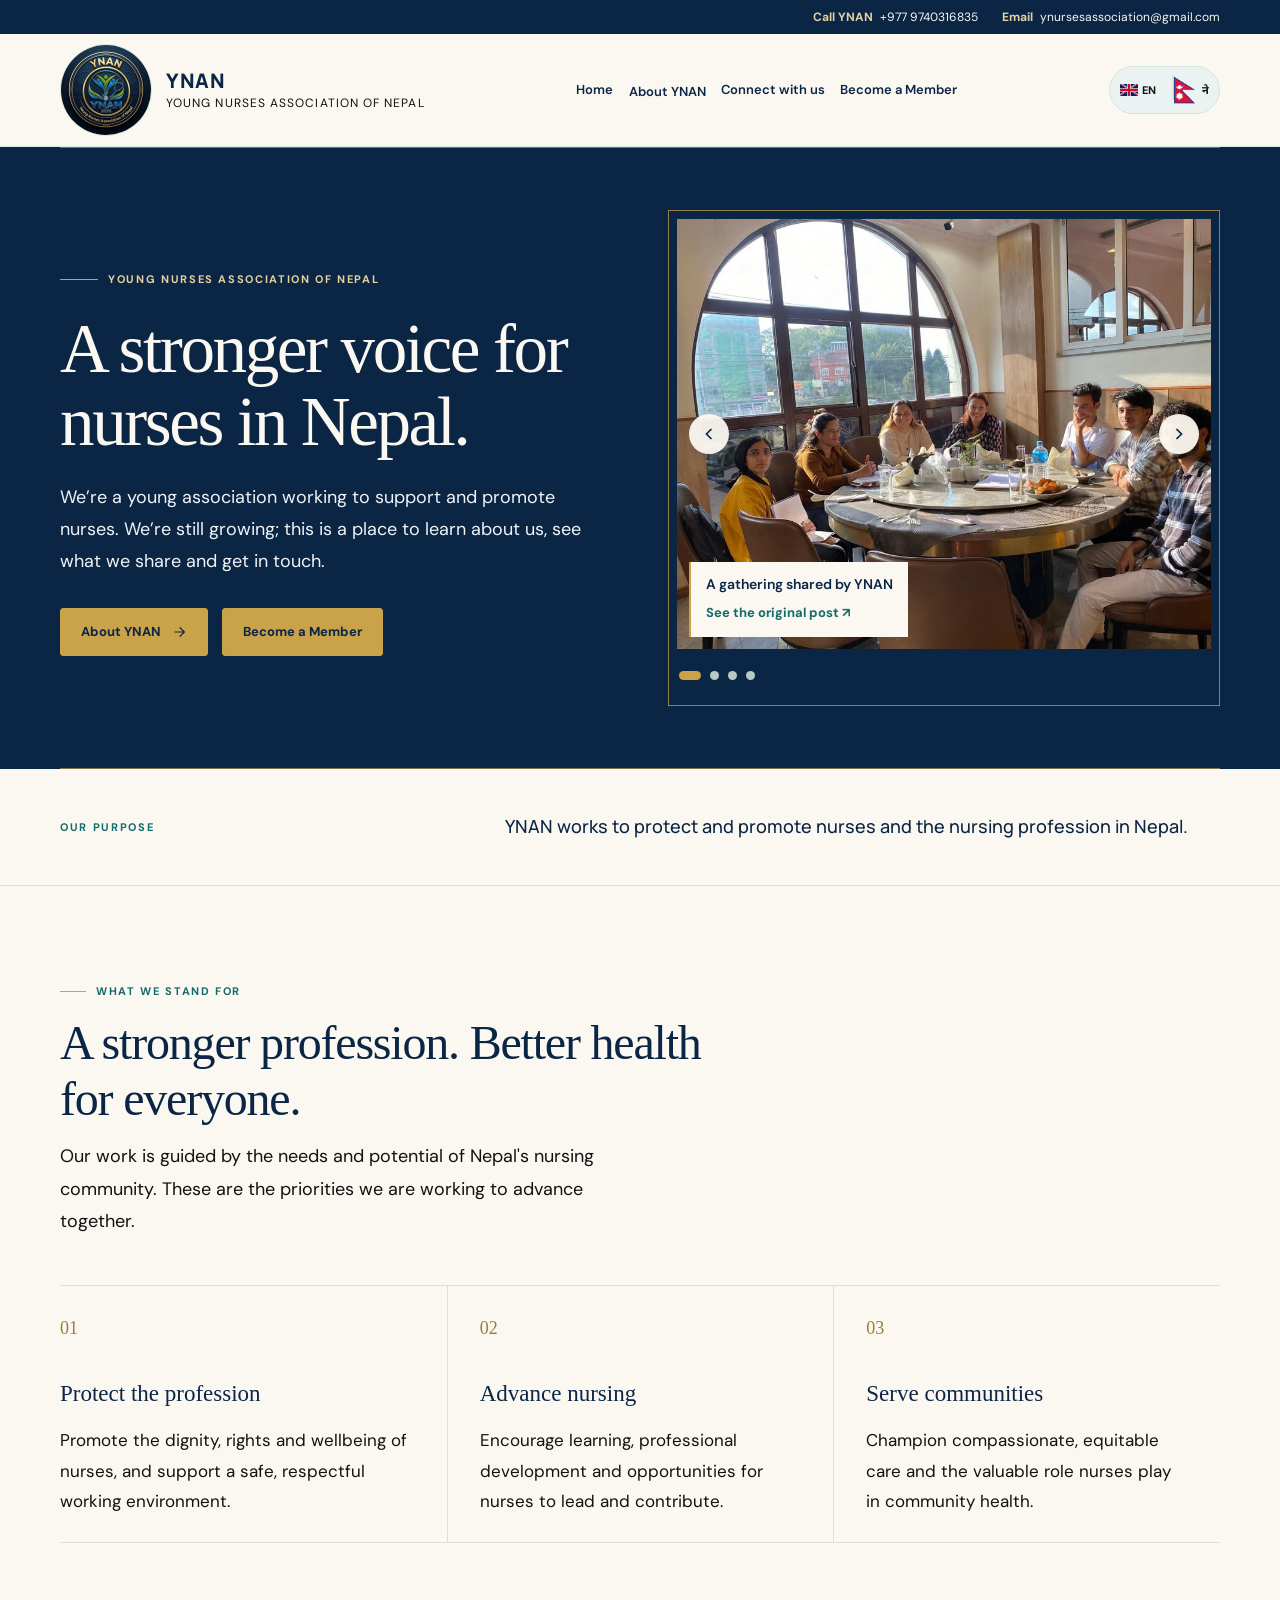
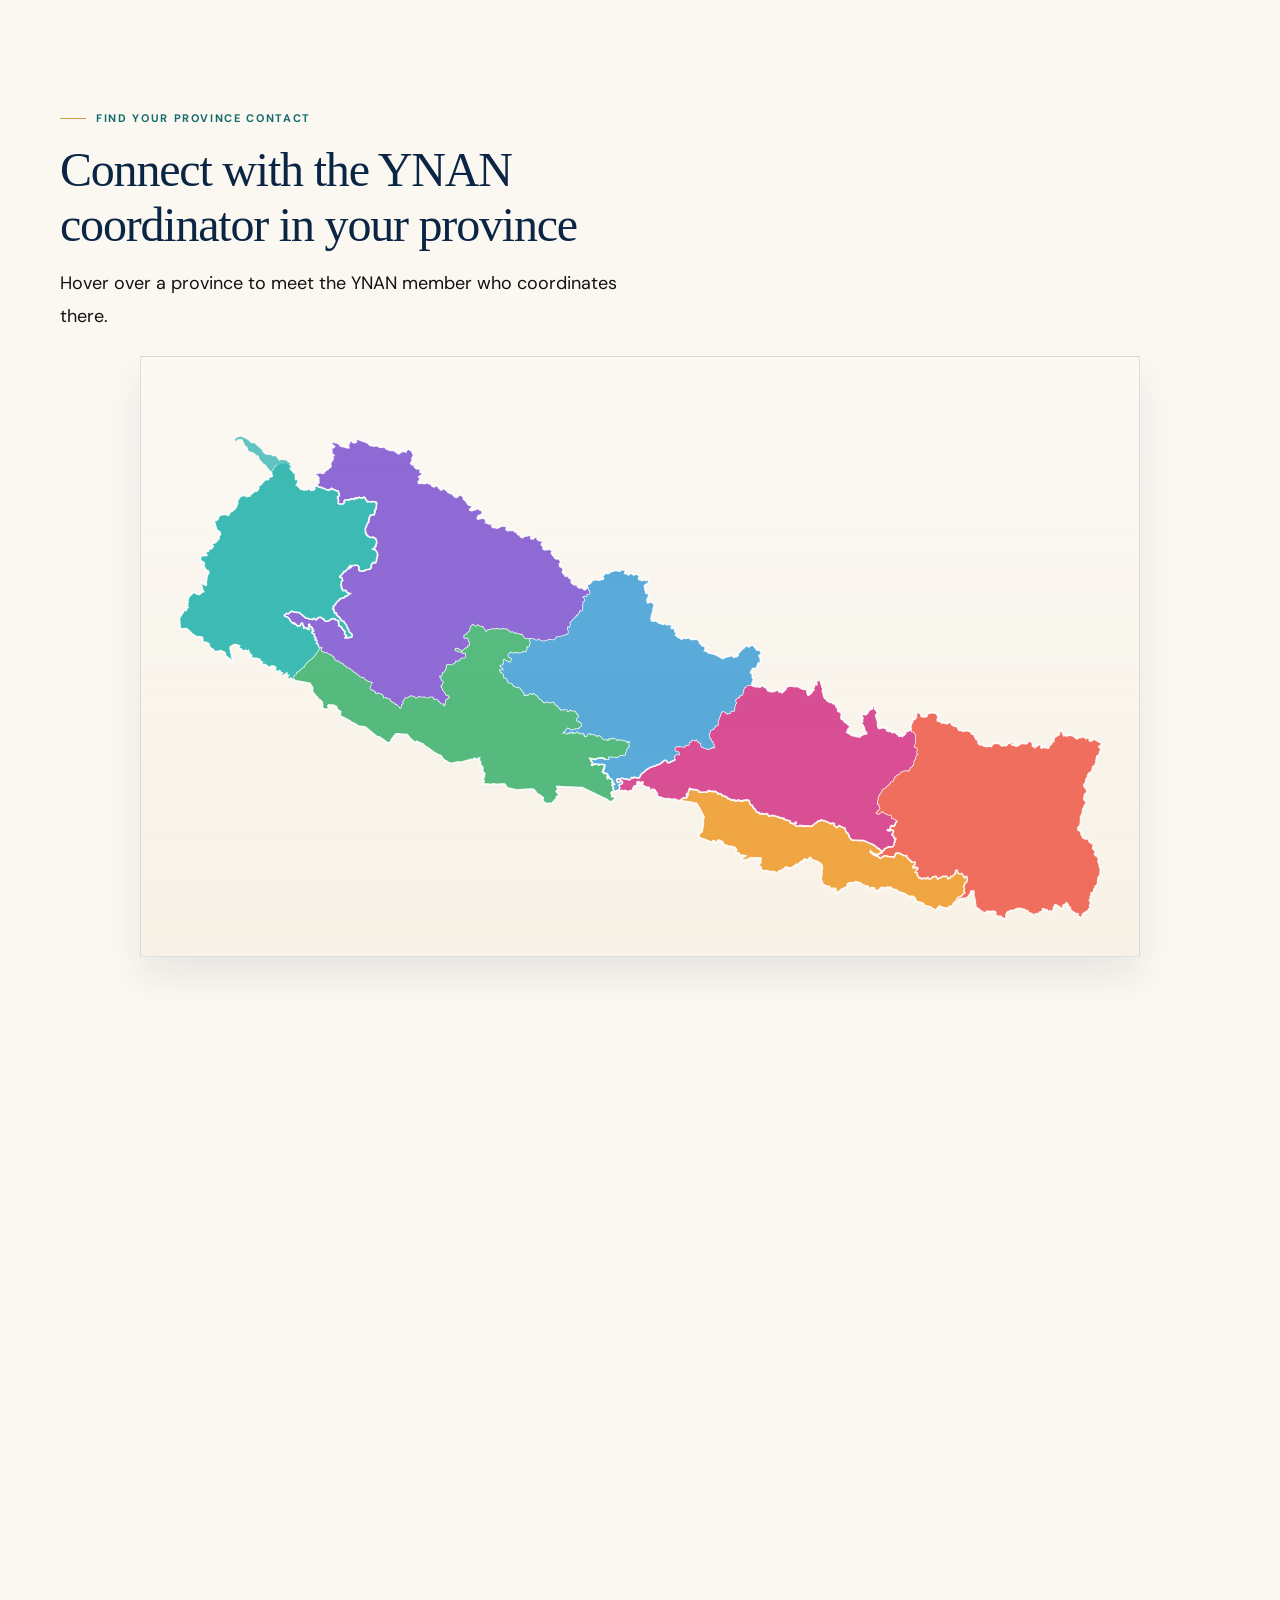
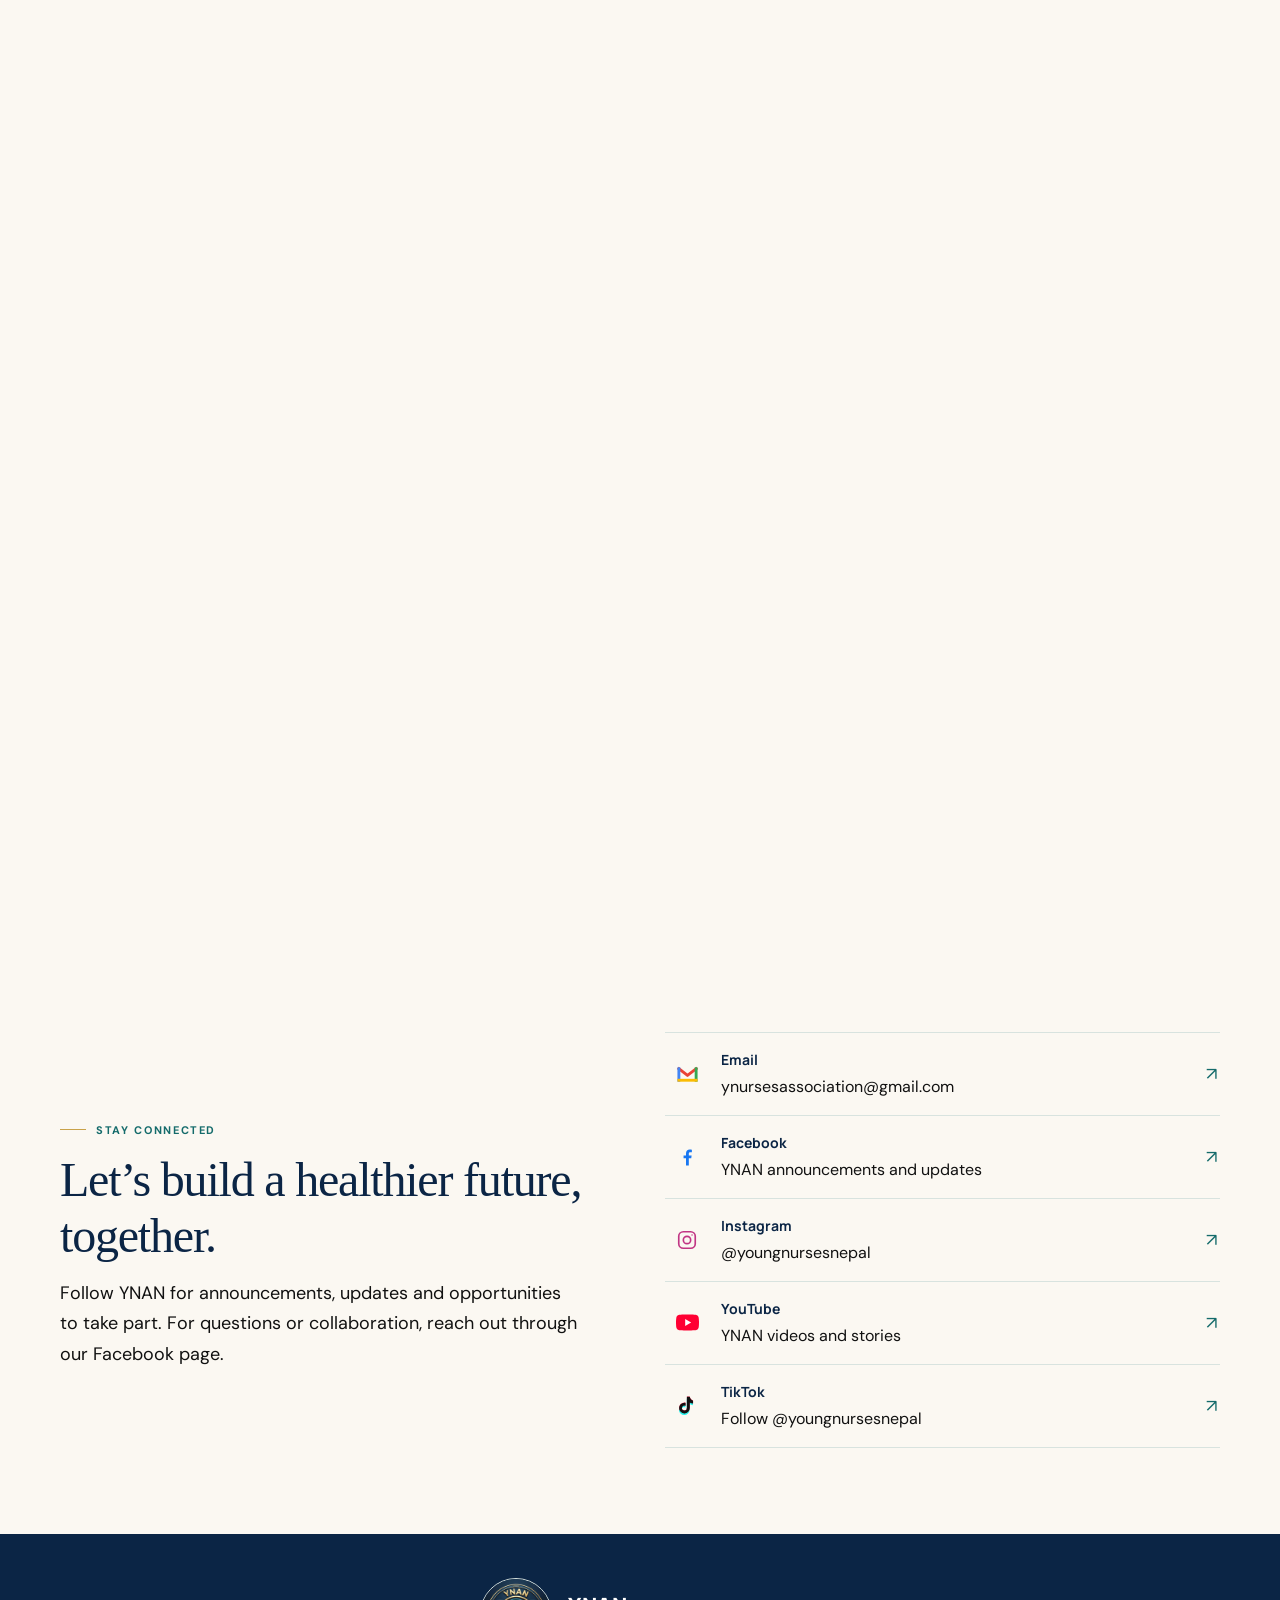
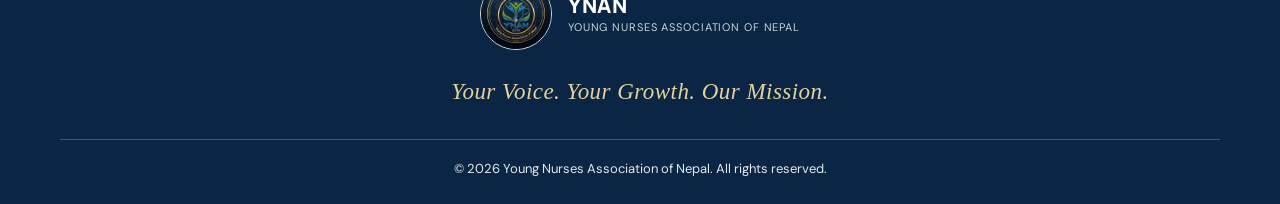
<file: index.html>
﻿<!doctype html>
<html lang="en">
<head>
  <meta charset="utf-8">
  <meta name="viewport" content="width=device-width, initial-scale=1">
  <meta name="theme-color" content="#0B2545">
  <link rel="icon" type="image/png" sizes="16x16" href="favicon-16x16.png">
  <link rel="icon" type="image/png" sizes="32x32" href="favicon-32x32.png">
  <link rel="shortcut icon" href="favicon.ico">
  <link rel="apple-touch-icon" sizes="180x180" href="apple-touch-icon.png">
  <link rel="manifest" href="site.webmanifest">
  <meta name="description" content="Young Nurses Association of Nepal (YNAN) is a registered nonprofit dedicated to protecting, promoting and strengthening nurses in Nepal.">
  <title>YNAN | Young Nurses Association of Nepal</title>
  <link rel="preconnect" href="https://fonts.googleapis.com">
  <link rel="preconnect" href="https://fonts.gstatic.com" crossorigin>
  <link href="https://fonts.googleapis.com/css2?family=DM+Sans:wght@400;500;600;700&family=Manrope:wght@400;500;600;700;800&family=Noto+Sans+Devanagari:wght@400;500;600;700;800&display=swap" rel="stylesheet">
  <link rel="stylesheet" href="assets/css/site.css">
</head>
<body>
  <header class="site-header">
    <div class="header-contact">
      <div class="container header-contact-inner">
        <a href="tel:+9779740316835" aria-label="Call YNAN: +977 9740316835" data-i18n="header_phone_aria" data-i18n-attribute="aria-label">
          <span data-i18n="phone_channel_label">Call YNAN</span><span>+977 9740316835</span>
        </a>
        <a href="mailto:ynursesassociation@gmail.com" aria-label="Email YNAN: ynursesassociation@gmail.com" data-i18n="header_email_aria" data-i18n-attribute="aria-label">
          <span data-i18n="email_channel_label">Email</span><span>ynursesassociation@gmail.com</span>
        </a>
      </div>
    </div>
    <div class="container header-inner">
      <a class="brand" href="#home" aria-label="YNAN home">
        <img class="brand-mark" src="assets/ynan-logo.jpg" alt="" width="42" height="42">
        <span><span class="brand-name">YNAN</span><span class="brand-full" data-i18n="brand_full">Young Nurses Association of Nepal</span></span>
      </a>
      <nav class="nav" id="main-nav" aria-label="Main navigation" data-i18n="nav_label" data-i18n-attribute="aria-label">
        <a href="#home" data-i18n="nav_home">Home</a>
        <div class="nav-about-group">
          <a href="about.html" data-i18n="nav_about">About YNAN</a>
          <div class="nav-about-menu">
            <a href="about.html#about-overview" data-i18n="about_menu_overview">Overview</a>
            <a href="about.html#vision" data-i18n="about_page_vision_label">Our vision</a>
            <a href="about.html#mission" data-i18n="about_page_mission_label">Our mission</a>
            <a href="about.html#objectives" data-i18n="about_page_objectives_label">Our objectives</a>
            <a href="about.html#activities" data-i18n="about_page_activities_label">Our activities</a>
            <a href="about.html#why-join" data-i18n="about_page_join_label">Why join YNAN?</a>
          </div>
        </div>
        <a href="#contact" data-i18n="nav_contact">Connect with us</a>
        <a class="nav-member-link" href="join.html" data-i18n="join_nav">Become a Member</a>
      </nav>
      <div class="header-actions">
        <button class="language-button" id="language-toggle" type="button" aria-label="Switch to Nepali">
          <span class="language-option" data-language-option="en">
            <svg class="language-flag" viewBox="0 0 60 40" aria-hidden="true">
              <path fill="#012169" d="M0 0h60v40H0z"/>
              <path fill="#fff" d="m0 0 60 40v-6L9 0zm60 0L0 40v-6L51 0z"/>
              <path fill="#C8102E" d="m0 0 60 40v-3L5 0zm60 0L0 40v-3L55 0z"/>
              <path fill="#fff" d="M24 0h12v40H24zM0 14h60v12H0z"/>
              <path fill="#C8102E" d="M26 0h8v40h-8zM0 16h60v8H0z"/>
            </svg>
            <span>EN</span>
          </span>
          <span class="language-option" data-language-option="ne">
            <img class="language-flag language-flag-nepal" src="assets/images/nepal-flag.png" alt="">
            <span>ने</span>
          </span>
        </button>
        <button class="menu-button" id="menu-toggle" type="button" aria-label="Open navigation" aria-expanded="false" aria-controls="main-nav">
          <svg viewBox="0 0 24 24" fill="none" stroke="currentColor" stroke-width="1.7" aria-hidden="true"><path d="M4 7h16M4 12h16M4 17h16"/></svg>
        </button>
      </div>
    </div>
  </header>

  <main>
    <section class="hero" id="home">
      <div class="container hero-grid">
        <div>
          <span class="eyebrow" data-i18n="hero_eyebrow">Young Nurses Association of Nepal</span>
          <h1 data-i18n="hero_title">A stronger voice for nurses in Nepal.</h1>
          <p class="hero-copy" data-i18n="hero_copy">We’re a young association working to support and promote nurses. We’re still growing; this is a place to learn about us, see what we share and get in touch.</p>
          <div class="button-row">
            <a class="button button-primary" href="about.html"><span data-i18n="hero_primary">About YNAN</span><svg viewBox="0 0 24 24" fill="none" stroke="currentColor" stroke-width="1.8" aria-hidden="true"><path d="M5 12h14M13 5l7 7-7 7"/></svg></a>
            <a class="button button-primary" href="join.html" data-i18n="join_hero">Become a Member</a>
          </div>
        </div>
        <figure class="hero-art" data-reveal>
          <div class="hero-carousel" id="hero-carousel" role="region" aria-roledescription="carousel" aria-label="YNAN photos from Facebook" data-i18n="carousel_label" data-i18n-attribute="aria-label">
            <div class="carousel-stage">
              <div class="hero-slide is-active" role="group" aria-roledescription="slide" aria-label="Photo 1 of 4: YNAN gathering" data-i18n="slide1_label" data-i18n-attribute="aria-label">
                <img class="hero-image" src="assets/images/ynan-community.jpg" alt="A group of people sitting together around a table" data-i18n="slide1_alt" data-i18n-attribute="alt" fetchpriority="high">
                <div class="image-caption"><span class="caption-kicker" data-i18n="slide1_caption">A gathering shared by YNAN</span><a href="https://www.facebook.com/photo/?fbid=122121239205476724&amp;set=a.122095317555476724" target="_blank" rel="noopener noreferrer" data-i18n="caption_link">See the original post ↗</a></div>
              </div>
              <div class="hero-slide" role="group" aria-roledescription="slide" aria-label="Photo 2 of 4: World Stroke Day" data-i18n="slide2_label" data-i18n-attribute="aria-label" aria-hidden="true" inert>
                <img class="hero-image hero-image-poster" src="assets/images/world-stroke-day.jpg" alt="YNAN World Stroke Day awareness poster" data-i18n="slide2_alt" data-i18n-attribute="alt" loading="lazy">
                <div class="image-caption"><span class="caption-kicker" data-i18n="slide2_caption">World Stroke Day awareness from YNAN</span><a href="https://www.facebook.com/photo/?fbid=122125655223476724" target="_blank" rel="noopener noreferrer" data-i18n="caption_link">See the original post ↗</a></div>
              </div>
              <div class="hero-slide" role="group" aria-roledescription="slide" aria-label="Photo 3 of 4: Dashain greeting" data-i18n="slide3_label" data-i18n-attribute="aria-label" aria-hidden="true" inert>
                <img class="hero-image" src="assets/images/ynan-dashain.jpg" alt="YNAN Dashain greeting featuring a nurse caring for a patient" data-i18n="slide3_alt" data-i18n-attribute="alt" loading="lazy">
                <div class="image-caption"><span class="caption-kicker" data-i18n="slide3_caption">Dashain wishes shared by YNAN</span><a href="https://www.facebook.com/photo/?fbid=122123470425476724" target="_blank" rel="noopener noreferrer" data-i18n="caption_link">See the original post ↗</a></div>
              </div>
              <div class="hero-slide" role="group" aria-roledescription="slide" aria-label="Photo 4 of 4: nursing message" data-i18n="slide4_label" data-i18n-attribute="aria-label" aria-hidden="true" inert>
                <img class="hero-image" src="assets/images/ynan-facebook-event.jpg" alt="YNAN Facebook post featuring male nurses and a message about equal opportunity" data-i18n="slide4_alt" data-i18n-attribute="alt" loading="lazy">
                <div class="image-caption"><span class="caption-kicker" data-i18n="slide4_caption">A nursing message shared by YNAN</span><a href="https://www.facebook.com/photo/?fbid=1449864420593584&amp;set=a.507367808176588" target="_blank" rel="noopener noreferrer" data-i18n="caption_link">See the original post ↗</a></div>
              </div>
              <button class="carousel-arrow carousel-previous" type="button" aria-label="Previous photo" data-i18n="carousel_previous" data-i18n-attribute="aria-label">
                <svg viewBox="0 0 24 24" fill="none" stroke="currentColor" stroke-width="2" aria-hidden="true"><path d="m15 18-6-6 6-6"/></svg>
              </button>
              <button class="carousel-arrow carousel-next" type="button" aria-label="Next photo" data-i18n="carousel_next" data-i18n-attribute="aria-label">
                <svg viewBox="0 0 24 24" fill="none" stroke="currentColor" stroke-width="2" aria-hidden="true"><path d="m9 18 6-6-6-6"/></svg>
              </button>
            </div>
            <div class="carousel-controls">
              <div class="carousel-dots" aria-label="Choose a photo" data-i18n="carousel_choose" data-i18n-attribute="aria-label">
                <button class="carousel-dot is-active" type="button" aria-label="Show photo 1: gathering" aria-current="true" data-i18n="slide1_button" data-i18n-attribute="aria-label"></button>
                <button class="carousel-dot" type="button" aria-label="Show photo 2: World Stroke Day" aria-current="false" data-i18n="slide2_button" data-i18n-attribute="aria-label"></button>
                <button class="carousel-dot" type="button" aria-label="Show photo 3: Dashain greeting" aria-current="false" data-i18n="slide3_button" data-i18n-attribute="aria-label"></button>
                <button class="carousel-dot" type="button" aria-label="Show photo 4: nursing message" aria-current="false" data-i18n="slide4_button" data-i18n-attribute="aria-label"></button>
              </div>
            </div>
          </div>
        </figure>
      </div>
    </section>

    <section class="intro-band" aria-label="Our purpose">
      <div class="container intro-inner">
        <span class="intro-label" data-i18n="intro_label">Our purpose</span>
        <p data-i18n="intro_text">YNAN works to protect and promote nurses and the nursing profession in Nepal.</p>
      </div>
    </section>

    <section class="section" id="priorities">
      <div class="container">
        <div class="section-heading" data-reveal>
          <span class="eyebrow" data-i18n="focus_eyebrow">What we stand for</span>
          <h2 data-i18n="focus_title">A stronger profession. Better health for everyone.</h2>
          <p data-i18n="focus_intro">Our work is guided by the needs and potential of Nepal's nursing community. These are the priorities we are working to advance together.</p>
        </div>
        <div class="focus-grid">
          <article class="focus-card" data-reveal>
            <span class="focus-number">01</span>
            <h3 data-i18n="focus1_title">Protect the profession</h3>
            <p data-i18n="focus1_text">Promote the dignity, rights and wellbeing of nurses, and support a safe, respectful working environment.</p>
          </article>
          <article class="focus-card" data-reveal>
            <span class="focus-number">02</span>
            <h3 data-i18n="focus2_title">Advance nursing</h3>
            <p data-i18n="focus2_text">Encourage learning, professional development and opportunities for nurses to lead and contribute.</p>
          </article>
          <article class="focus-card" data-reveal>
            <span class="focus-number">03</span>
            <h3 data-i18n="focus3_title">Serve communities</h3>
            <p data-i18n="focus3_text">Champion compassionate, equitable care and the valuable role nurses play in community health.</p>
          </article>
        </div>
      </div>
    </section>

    <section class="province-contact-section" id="province-contact">
      <div class="container">
        <div class="section-heading province-contact-heading" data-reveal>
          <span class="eyebrow" data-i18n="province_contact_eyebrow">Find your province contact</span>
          <h2 data-i18n="province_contact_title">Connect with the YNAN coordinator in your province</h2>
          <p data-i18n="province_contact_intro">Hover over a province to meet the YNAN member who coordinates there.</p>
        </div>
        <div class="province-map-shell" data-reveal>
          <svg class="province-map-svg" id="province-map" viewBox="0 0 700 820" preserveAspectRatio="xMidYMid meet" role="group" aria-label="Map of Nepal showing the seven provinces" aria-describedby="province-map-desc">
            <desc id="province-map-desc">An interactive map of Nepal with YNAN provincial contacts, including Kalapani, Lipulekh, and Limpiyadhura in Sudurpashchim.</desc>
            <g id="province-paths"></g>
          </svg>
        </div>
      </div>
    </section>

    <section class="section pathway-section" id="pathways">
      <div class="container">
        <div class="section-heading" data-reveal>
          <span class="eyebrow" data-i18n="path_eyebrow">Build with us</span>
          <h2 data-i18n="path_title">There is a place for you in this work.</h2>
          <p data-i18n="path_intro">YNAN is at the beginning of its journey. Nurses and partners can help shape what comes next.</p>
        </div>
        <div class="pathway-grid">
          <article class="pathway-card" data-reveal>
            <span class="pathway-icon" aria-hidden="true"><svg viewBox="0 0 32 32" fill="none" stroke="currentColor" stroke-width="1.8" stroke-linecap="round" stroke-linejoin="round"><circle cx="12" cy="11" r="4"/><path d="M4.5 25v-2a7.5 7.5 0 0 1 15 0v2"/><circle cx="23" cy="12" r="3"/><path d="M22 19.5a6 6 0 0 1 5.5 6M22 5.5a4 4 0 0 1 0 13"/></svg></span>
            <h3 data-i18n="path1_title">Connect</h3>
            <p data-i18n="path1_text">Meet fellow nurses, exchange experiences and help build a supportive professional community.</p>
          </article>
          <article class="pathway-card" data-reveal>
            <span class="pathway-icon" aria-hidden="true"><svg viewBox="0 0 32 32" fill="none" stroke="currentColor" stroke-width="1.8" stroke-linecap="round" stroke-linejoin="round"><path d="M16 25.5c-2.8-2.1-7.5-2.4-11-1V7.2c3.5-1.4 8.2-1.1 11 1v17.3Z"/><path d="M16 25.5c2.8-2.1 7.5-2.4 11-1V7.2c-3.5-1.4-8.2-1.1-11 1v17.3Z"/><path d="M9 11c1.6-.4 3.1-.3 4.5.2M9 15c1.6-.4 3.1-.3 4.5.2m5-4c1.6-.4 3.1-.3 4.5.2m-4.5 3.6c1.6-.4 3.1-.3 4.5.2"/></svg></span>
            <h3 data-i18n="path2_title">Learn</h3>
            <p data-i18n="path2_text">Share knowledge, identify learning needs and contribute ideas for future professional development.</p>
          </article>
          <article class="pathway-card" data-reveal>
            <span class="pathway-icon" aria-hidden="true"><svg viewBox="0 0 32 32" fill="none" stroke="currentColor" stroke-width="1.8" stroke-linecap="round" stroke-linejoin="round"><path d="m3.5 12 4.2-4.2a3.5 3.5 0 0 1 4.9 0l1.5 1.5"/><path d="m28.5 12-4.2-4.2a3.5 3.5 0 0 0-4.9 0l-6.7 6.7a2.8 2.8 0 0 0 4 4l2-2"/><path d="m3.5 12 3.1 3.1-2.3 2.3a2.2 2.2 0 0 0 3.1 3.1 2.2 2.2 0 0 0 3.1 3.1 2.2 2.2 0 0 0 3.1 3.1l2-2"/><path d="m28.5 12-3.1 3.1 2.3 2.3a2.2 2.2 0 0 1-3.1 3.1 2.2 2.2 0 0 1-3.1 3.1 2.2 2.2 0 0 1-3.1 3.1l-2-2M11.5 18l7 7"/></svg></span>
            <h3 data-i18n="path3_title">Partner</h3>
            <p data-i18n="path3_text">Work with YNAN on ideas and collaborations that support nurses and community wellbeing.</p>
          </article>
        </div>
      </div>
    </section>

    <section class="section stories-section" id="stories">
      <div class="container">
        <div class="section-heading" data-reveal>
          <span class="eyebrow" data-i18n="stories_eyebrow">From YNAN on Facebook</span>
          <h2 data-i18n="stories_title">A few moments and messages from our community.</h2>
          <p data-i18n="stories_intro">Explore photos and awareness messages shared on YNAN's Facebook page.</p>
        </div>
        <div class="stories-grid">
          <a class="story-card" data-reveal href="https://www.facebook.com/photo/?fbid=122121239205476724&amp;set=a.122095317555476724" target="_blank" rel="noopener noreferrer">
            <img class="story-image" src="assets/images/ynan-community.jpg" alt="A group of people seated together around a table" data-i18n="story1_alt" data-i18n-attribute="alt" loading="lazy">
            <span class="story-copy">
              <span class="story-category" data-i18n="story1_category">Meeting</span>
              <strong data-i18n="story1_title">Conversation and connection</strong>
              <span class="story-link" data-i18n="story_view">View Facebook post ↗</span>
            </span>
          </a>
          <a class="story-card" data-reveal href="https://www.facebook.com/photo/?fbid=122125655223476724" target="_blank" rel="noopener noreferrer">
            <img class="story-image story-image-poster" src="assets/images/world-stroke-day.jpg" alt="YNAN World Stroke Day awareness poster" data-i18n="story2_alt" data-i18n-attribute="alt" loading="lazy">
            <span class="story-copy">
              <span class="story-category" data-i18n="story2_category">Health awareness</span>
              <strong data-i18n="story2_title">World Stroke Day</strong>
              <span class="story-link" data-i18n="story_view">View Facebook post ↗</span>
            </span>
          </a>
          <a class="story-card" data-reveal href="https://www.facebook.com/photo/?fbid=122123470425476724" target="_blank" rel="noopener noreferrer">
            <img class="story-image" src="assets/images/ynan-dashain.jpg" alt="YNAN Dashain greeting featuring a nurse caring for a patient" data-i18n="story3_alt" data-i18n-attribute="alt" loading="lazy">
            <span class="story-copy">
              <span class="story-category" data-i18n="story3_category">Seasonal greetings</span>
              <strong data-i18n="story3_title">Dashain wishes from YNAN</strong>
              <span class="story-link" data-i18n="story_view">View Facebook post ↗</span>
            </span>
          </a>
        </div>
      </div>
    </section>

    <section class="contact-section" id="contact">
      <div class="container contact-grid">
        <div data-reveal>
          <span class="eyebrow" data-i18n="contact_eyebrow">Stay connected</span>
          <h2 data-i18n="contact_title">Let’s build a healthier future, together.</h2>
          <p data-i18n="contact_text">Follow YNAN for announcements, updates and opportunities to take part. For questions or collaboration, reach out through our Facebook page.</p>
        </div>
        <div class="contact-channels" data-reveal>
          <a class="contact-channel" href="mailto:ynursesassociation@gmail.com">
            <span class="channel-icon channel-icon-email" aria-hidden="true">
              <svg viewBox="0 0 24 24" focusable="false"><path class="gmail-mark gmail-mark-red" d="M3 6 12 13 21 6"/><path class="gmail-mark gmail-mark-blue" d="M3 6v12"/><path class="gmail-mark gmail-mark-green" d="M21 6v12"/><path class="gmail-mark gmail-mark-yellow" d="M3 18h18"/></svg>
            </span>
            <span class="channel-copy"><strong data-i18n="email_channel_label">Email</strong><small>ynursesassociation@gmail.com</small></span>
            <span class="channel-arrow" aria-hidden="true">↗</span>
          </a>
          <a class="contact-channel" href="https://www.facebook.com/YNAN2083" target="_blank" rel="noopener noreferrer">
            <span class="channel-icon channel-icon-facebook" aria-hidden="true">
              <svg viewBox="0 0 24 24" focusable="false"><path d="M13.5 21v-8.2h2.8l.4-3.2h-3.2v-2c0-.9.3-1.6 1.6-1.6H17V3.1c-.8-.1-1.7-.2-2.5-.2-2.5 0-4.2 1.5-4.2 4.3v2.4H7.5v3.2h2.8V21h3.2Z"/></svg>
            </span>
            <span class="channel-copy"><strong>Facebook</strong><small data-i18n="facebook_channel">YNAN announcements and updates</small></span>
            <span class="channel-arrow" aria-hidden="true">↗</span>
          </a>
          <a class="contact-channel" href="https://www.instagram.com/youngnursesnepal?cplk=ZDNlZDc0MzIxNw==" target="_blank" rel="noopener noreferrer">
            <span class="channel-icon channel-icon-instagram" aria-hidden="true">
              <svg viewBox="0 0 24 24" fill="none" stroke="currentColor" stroke-width="1.8" stroke-linecap="round" stroke-linejoin="round" focusable="false"><rect x="3" y="3" width="18" height="18" rx="5"/><circle cx="12" cy="12" r="4"/><circle cx="17.5" cy="6.5" r=".8" fill="currentColor" stroke="none"/></svg>
            </span>
            <span class="channel-copy"><strong>Instagram</strong><small data-i18n="instagram_channel">@youngnursesnepal</small></span>
            <span class="channel-arrow" aria-hidden="true">↗</span>
          </a>
          <a class="contact-channel" href="https://www.youtube.com/@youngnursesnepal" target="_blank" rel="noopener noreferrer">
            <span class="channel-icon channel-icon-youtube" aria-hidden="true">
              <svg viewBox="0 0 24 24" focusable="false"><path class="youtube-mark" d="M23.5 6.2a3 3 0 0 0-2.1-2.1C19.5 3.6 12 3.6 12 3.6s-7.5 0-9.4.5A3 3 0 0 0 .5 6.2C0 8.1 0 12 0 12s0 3.9.5 5.8a3 3 0 0 0 2.1 2.1c1.9.5 9.4.5 9.4.5s7.5 0 9.4-.5a3 3 0 0 0 2.1-2.1C24 15.9 24 12 24 12s0-3.9-.5-5.8Z"/><path class="youtube-play" d="m9.6 15.6 6.2-3.6-6.2-3.6v7.2Z"/></svg>
            </span>
            <span class="channel-copy"><strong>YouTube</strong><small data-i18n="youtube_channel">YNAN videos and stories</small></span>
            <span class="channel-arrow" aria-hidden="true">↗</span>
          </a>
          <a class="contact-channel" href="https://www.tiktok.com/@youngnursesnepal" target="_blank" rel="noopener noreferrer">
            <span class="channel-icon channel-icon-tiktok" aria-hidden="true">
              <svg viewBox="0 0 24 24" focusable="false"><path class="tiktok-shadow tiktok-shadow-cyan" d="M15.5 3.2c.4 2.1 1.6 3.5 3.6 4.3v3.1a9.2 9.2 0 0 1-3.6-1.3v6.2a5.8 5.8 0 1 1-5.8-5.8c.4 0 .8 0 1.2.1v3.2a2.7 2.7 0 1 0 1.5 2.4V3.2h3.1Z"/><path class="tiktok-shadow tiktok-shadow-pink" d="M14.4 2c.4 2.1 1.6 3.5 3.6 4.3v3.1a9.2 9.2 0 0 1-3.6-1.3v6.2a5.8 5.8 0 1 1-5.8-5.8c.4 0 .8 0 1.2.1v3.2a2.7 2.7 0 1 0 1.5 2.4V2h3.1Z"/><path class="tiktok-mark" d="M15 2c.4 2.1 1.6 3.5 3.6 4.3v3.1A9.2 9.2 0 0 1 15 8.1v6.2a5.8 5.8 0 1 1-5.8-5.8c.4 0 .8 0 1.2.1v3.2a2.7 2.7 0 1 0 1.5 2.4V2H15Z"/></svg>
            </span>
            <span class="channel-copy"><strong>TikTok</strong><small data-i18n="tiktok_channel">Follow @youngnursesnepal</small></span>
            <span class="channel-arrow" aria-hidden="true">↗</span>
          </a>
        </div>
      </div>
    </section>
  </main>

  <footer class="footer footer-centered">
    <div class="container">
      <a class="brand" href="#home" aria-label="YNAN home">
        <img class="brand-mark" src="assets/ynan-logo.jpg" alt="" width="72" height="72">
        <span><span class="brand-name">YNAN</span><span class="brand-full" data-i18n="brand_full">Young Nurses Association of Nepal</span></span>
      </a>
      <p class="about-footer-tagline">Your Voice. Your Growth. Our Mission.</p>
      <div class="footer-bottom">
        <span>© <span id="year"></span> <span data-i18n="footer_org">Young Nurses Association of Nepal. All rights reserved.</span></span>
      </div>
    </div>
  </footer>

  <script src="assets/js/nepal-provinces.js" defer></script>
  <script src="assets/js/nepal-region-boundary.js" defer></script>
  <script src="assets/js/province-contacts.js" defer></script>
  <script src="assets/js/translations.js" defer></script>
  <script src="assets/js/site.js" defer></script>
</body>
</html>
</file>
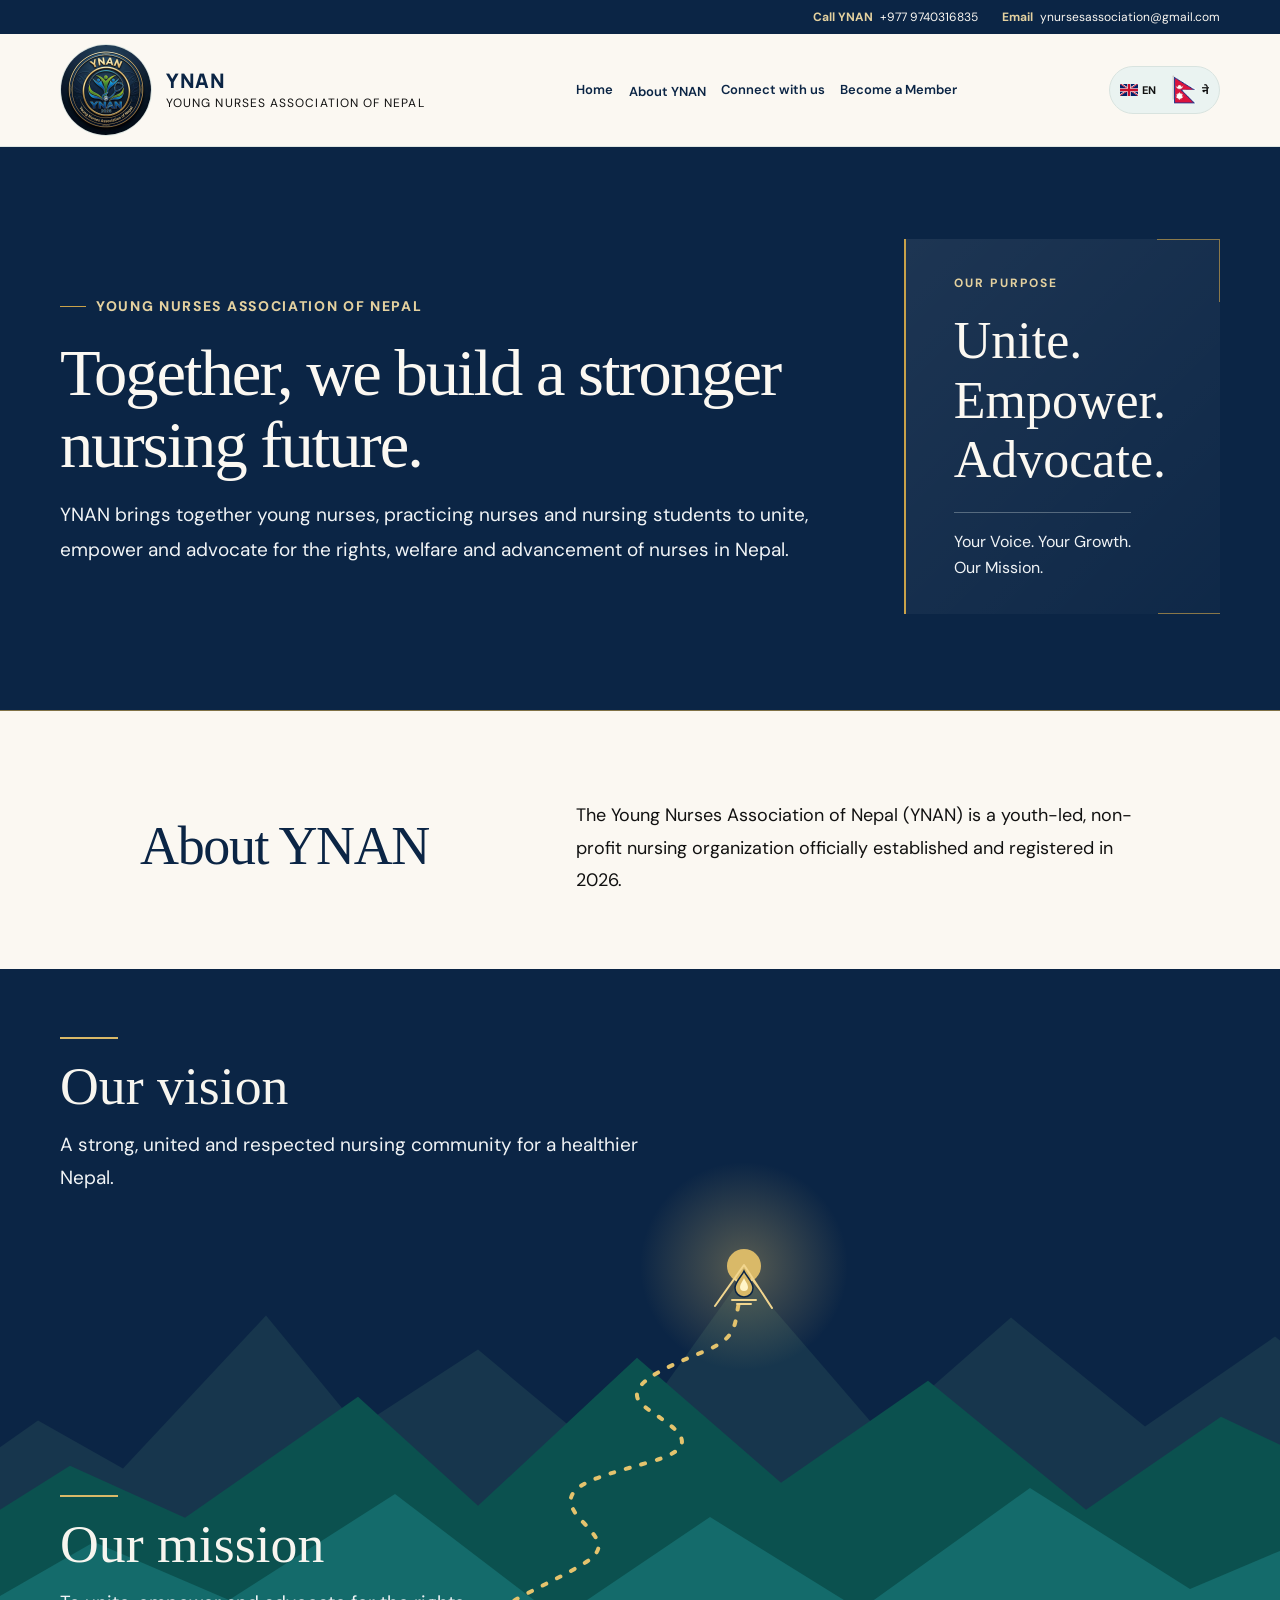
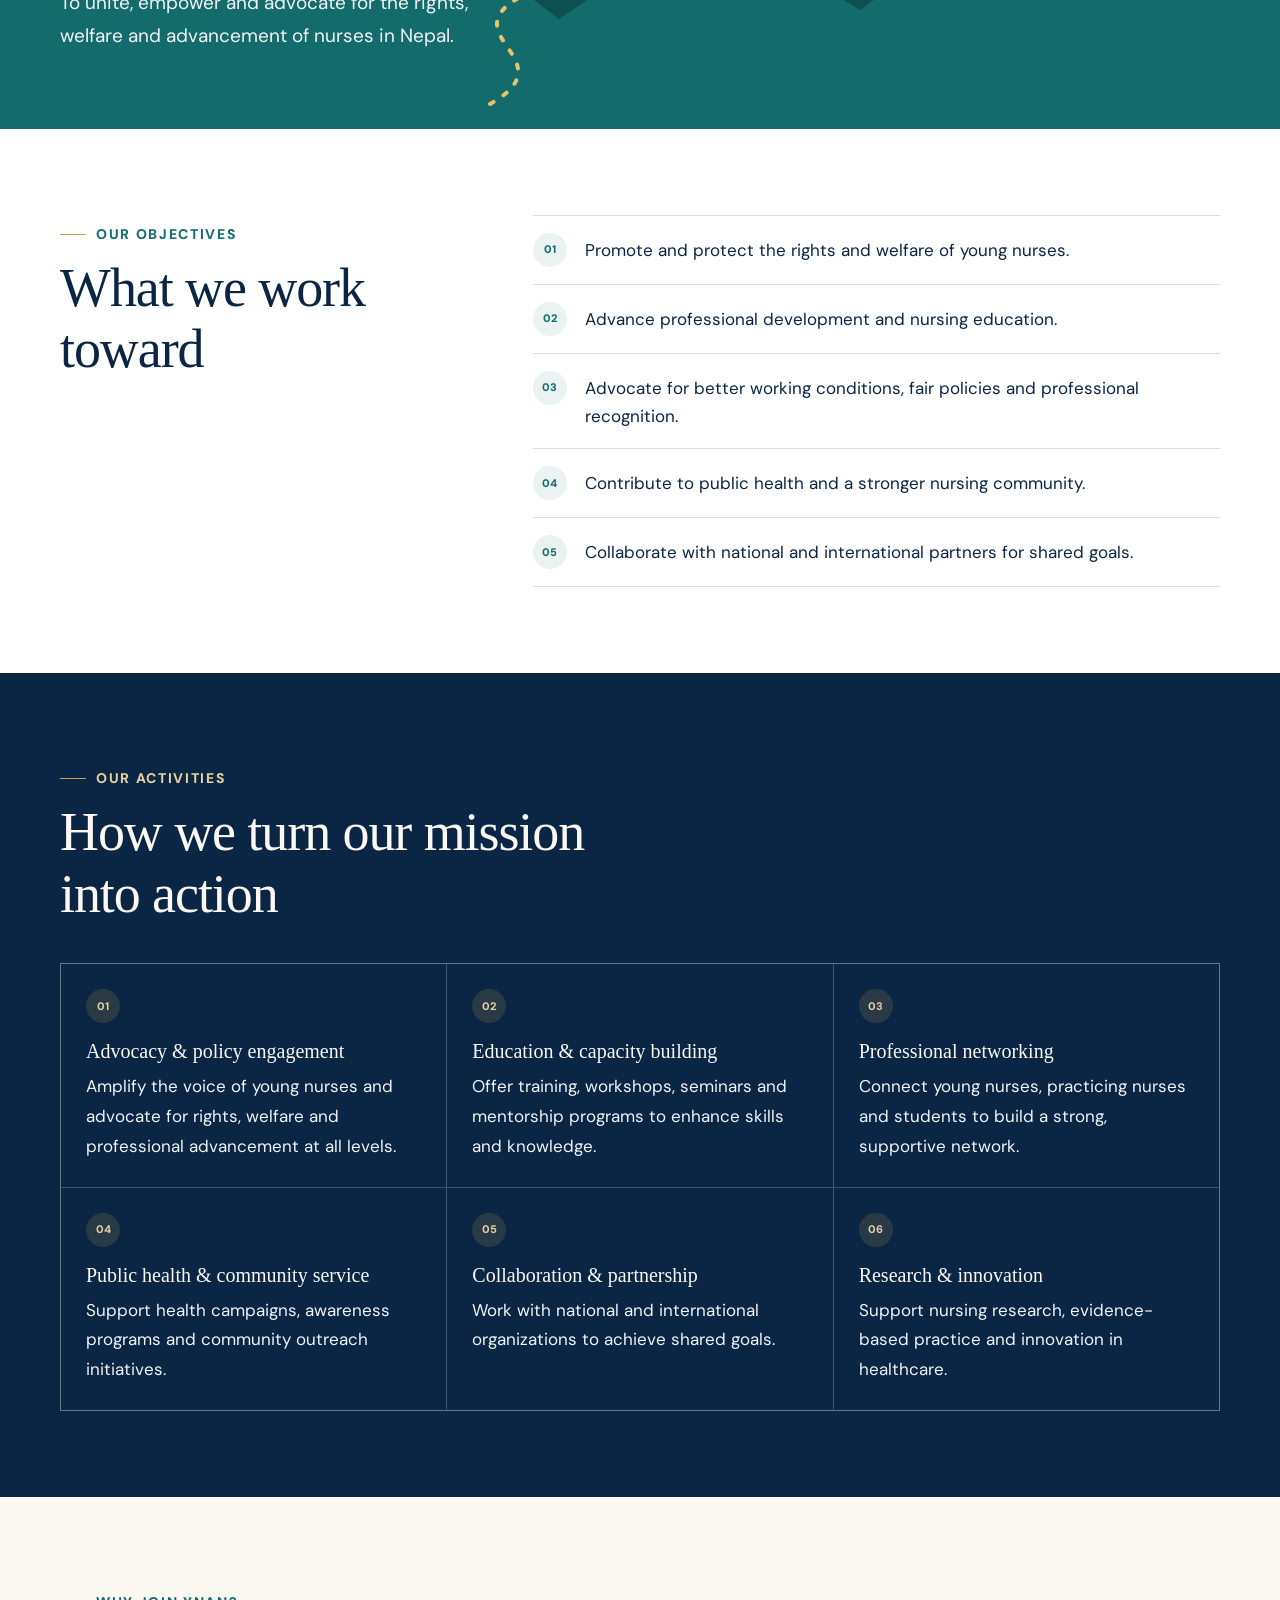
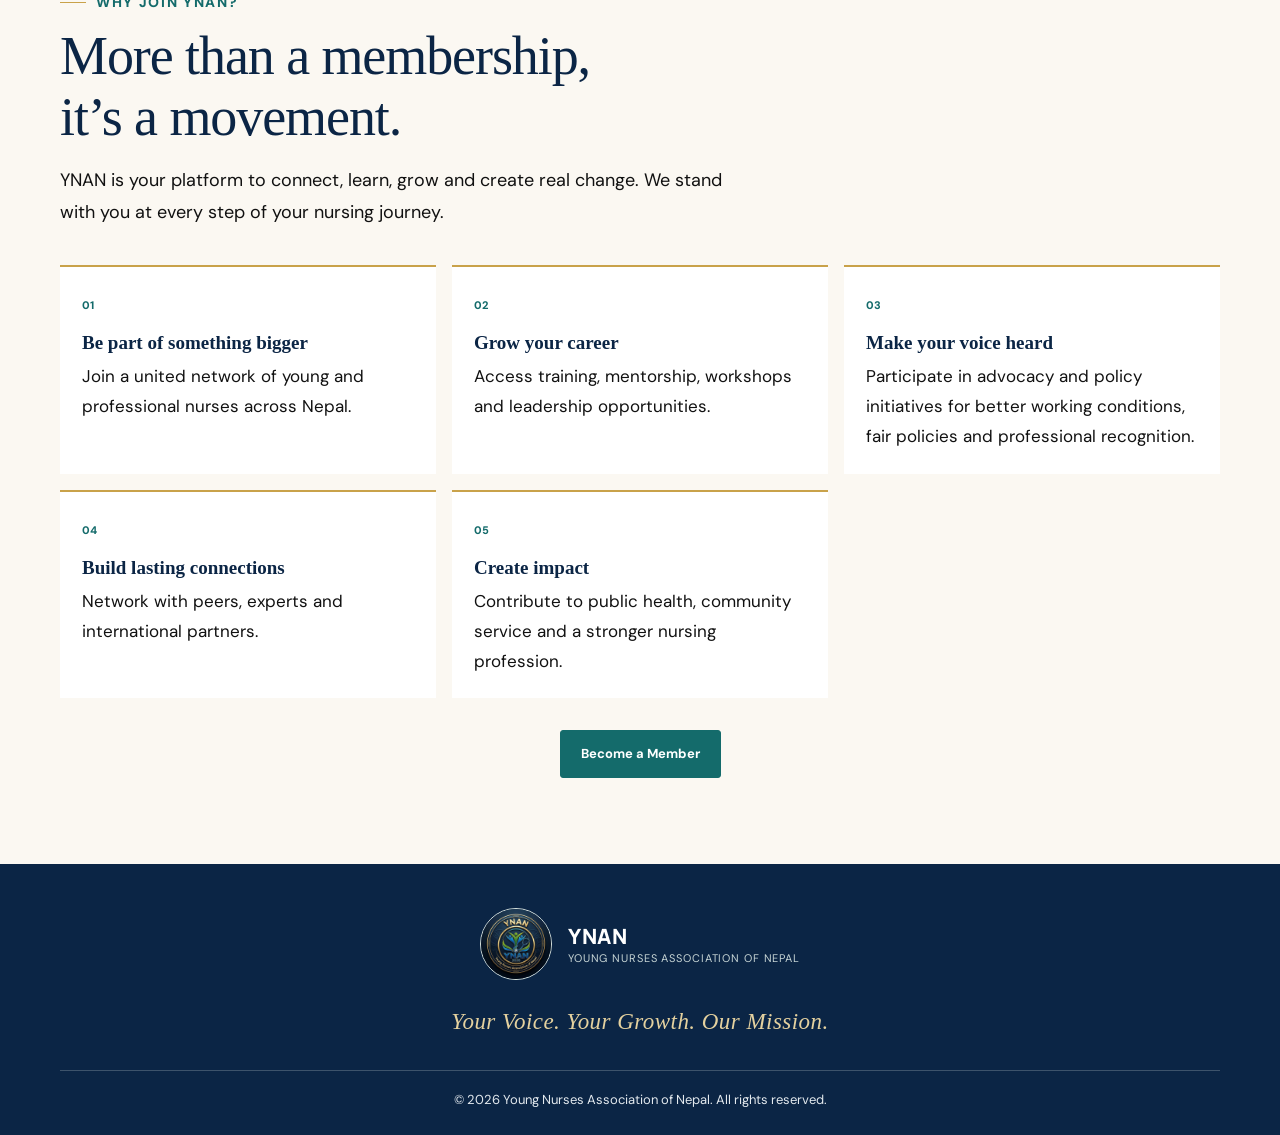
<file: about.html>
<!doctype html>
<html lang="en" data-title-key="about_page_title_meta" data-description-key="about_page_description">
<head>
  <meta charset="utf-8">
  <meta name="viewport" content="width=device-width, initial-scale=1">
  <meta name="theme-color" content="#0B2545">
  <link rel="icon" type="image/png" sizes="16x16" href="favicon-16x16.png">
  <link rel="icon" type="image/png" sizes="32x32" href="favicon-32x32.png">
  <link rel="shortcut icon" href="favicon.ico">
  <link rel="apple-touch-icon" sizes="180x180" href="apple-touch-icon.png">
  <link rel="manifest" href="site.webmanifest">
  <meta name="description" content="Learn about YNAN’s vision, mission, objectives, activities and why to join the Young Nurses Association of Nepal.">
  <title>About YNAN | Young Nurses Association of Nepal</title>
  <link rel="preconnect" href="https://fonts.googleapis.com">
  <link rel="preconnect" href="https://fonts.gstatic.com" crossorigin>
  <link href="https://fonts.googleapis.com/css2?family=DM+Sans:wght@400;500;600;700&family=Manrope:wght@400;500;600;700;800&family=Noto+Sans+Devanagari:wght@400;500;600;700;800&display=swap" rel="stylesheet">
  <link rel="stylesheet" href="assets/css/site.css">
</head>
<body>
  <header class="site-header">
    <div class="header-contact">
      <div class="container header-contact-inner">
        <a href="tel:+9779740316835" aria-label="Call YNAN: +977 9740316835" data-i18n="header_phone_aria" data-i18n-attribute="aria-label">
          <span data-i18n="phone_channel_label">Call YNAN</span><span>+977 9740316835</span>
        </a>
        <a href="mailto:ynursesassociation@gmail.com" aria-label="Email YNAN: ynursesassociation@gmail.com" data-i18n="header_email_aria" data-i18n-attribute="aria-label">
          <span data-i18n="email_channel_label">Email</span><span>ynursesassociation@gmail.com</span>
        </a>
      </div>
    </div>
    <div class="container header-inner">
      <a class="brand" href="index.html#home" aria-label="YNAN home">
        <img class="brand-mark" src="assets/ynan-logo.jpg" alt="" width="42" height="42">
        <span><span class="brand-name">YNAN</span><span class="brand-full" data-i18n="brand_full">Young Nurses Association of Nepal</span></span>
      </a>
      <nav class="nav" id="main-nav" aria-label="Main navigation" data-i18n="nav_label" data-i18n-attribute="aria-label">
        <a href="index.html#home" data-i18n="nav_home">Home</a>
        <div class="nav-about-group">
          <a href="about.html" data-i18n="nav_about">About YNAN</a>
          <div class="nav-about-menu">
            <a href="about.html#about-overview" data-i18n="about_menu_overview">Overview</a>
            <a href="about.html#vision" data-i18n="about_page_vision_label">Our vision</a>
            <a href="about.html#mission" data-i18n="about_page_mission_label">Our mission</a>
            <a href="about.html#objectives" data-i18n="about_page_objectives_label">Our objectives</a>
            <a href="about.html#activities" data-i18n="about_page_activities_label">Our activities</a>
          </div>
        </div>
        <a href="index.html#contact" data-i18n="nav_contact">Connect with us</a>
        <a class="nav-member-link" href="join.html" data-i18n="join_nav">Become a Member</a>
      </nav>
      <div class="header-actions">
        <button class="language-button" id="language-toggle" type="button" aria-label="Switch to Nepali">
          <span class="language-option" data-language-option="en">
            <svg class="language-flag" viewBox="0 0 60 40" aria-hidden="true">
              <path fill="#012169" d="M0 0h60v40H0z"/>
              <path fill="#fff" d="m0 0 60 40v-6L9 0zm60 0L0 40v-6L51 0z"/>
              <path fill="#C8102E" d="m0 0 60 40v-3L5 0zm60 0L0 40v-3L55 0z"/>
              <path fill="#fff" d="M24 0h12v40H24zM0 14h60v12H0z"/>
              <path fill="#C8102E" d="M26 0h8v40h-8zM0 16h60v8H0z"/>
            </svg>
            <span>EN</span>
          </span>
          <span class="language-option" data-language-option="ne">
            <img class="language-flag language-flag-nepal" src="assets/images/nepal-flag.png" alt="">
            <span>ने</span>
          </span>
        </button>
        <button class="menu-button" id="menu-toggle" type="button" aria-label="Open navigation" aria-expanded="false" aria-controls="main-nav">
          <svg viewBox="0 0 24 24" fill="none" stroke="currentColor" stroke-width="1.7" aria-hidden="true"><path d="M4 7h16M4 12h16M4 17h16"/></svg>
        </button>
      </div>
    </div>
  </header>

  <main class="about-page">
    <section class="about-page-hero">
      <div class="container about-page-hero-inner" data-reveal>
        <div class="about-page-hero-copy">
          <span class="eyebrow" data-i18n="about_page_eyebrow">Young Nurses Association of Nepal</span>
          <h1 data-i18n="about_page_title">Together, we build a stronger nursing future.</h1>
          <p data-i18n="about_page_intro">YNAN brings together young nurses, practicing nurses and nursing students to unite, empower and advocate for the rights, welfare and advancement of nurses in Nepal.</p>
        </div>
        <aside class="about-page-hero-values" aria-label="Our guiding principles">
          <span class="about-page-hero-values-label">Our purpose</span>
          <strong>Unite.<br>Empower.<br>Advocate.</strong>
          <span class="about-page-hero-values-tagline">Your Voice. Your Growth.<br>Our Mission.</span>
        </aside>
      </div>
    </section>

    <section class="about-page-profile" id="about-overview">
      <div class="container about-page-profile-grid" data-reveal>
        <h2 class="about-profile-title" data-i18n="about_page_profile">About YNAN</h2>
        <p data-i18n="about_page_profile_text">The Young Nurses Association of Nepal (YNAN) is a youth-led, non-profit nursing organization officially established and registered in 2026.</p>
      </div>
    </section>

    <section class="vision-mission-panorama" id="vision" aria-label="Our vision and mission">
      <svg class="panorama-scene" viewBox="0 0 1440 760" preserveAspectRatio="xMidYMax slice" aria-hidden="true">
        <defs>
          <radialGradient id="panorama-sun-glow">
            <stop offset="0" stop-color="#D9B968" stop-opacity=".36"/>
            <stop offset="1" stop-color="#D9B968" stop-opacity="0"/>
          </radialGradient>
        </defs>
        <g class="panorama-layer panorama-back" data-parallax="0.3">
          <path d="M0 525 118 442 203 490 346 337 438 449 558 371 691 482 824 296 960 454 1091 339 1225 448 1355 358 1440 423V760H0Z"/>
        </g>
        <g class="panorama-layer panorama-middle" data-parallax="0.65">
          <path d="M0 570 150 476 265 528 438 407 558 516 717 368 861 493 1008 391 1166 520 1301 427 1440 493V760H0Z"/>
        </g>
        <g class="panorama-layer panorama-front" data-parallax="1">
          <path d="M0 641 174 541 309 599 475 493 639 618 790 516 940 609 1110 487 1270 588 1440 516V760H0Z"/>
        </g>
        <circle class="panorama-sun-glow" cx="824" cy="297" r="104" fill="url(#panorama-sun-glow)"/>
        <circle class="panorama-sun" cx="824" cy="297" r="17"/>
        <path class="panorama-summit-detail" d="m795 337 29-41 28 43m-37-29 9 8 8-8 9 12"/>
        <path id="mission-trail-path" class="panorama-trail" d="M570 735C650 690 526 666 604 626S694 585 662 552 670 510 730 493 752 458 725 438 744 399 785 382 810 350 824 319"/>
        <g id="mission-lamp" class="panorama-lamp" transform="translate(570 735)">
          <path d="M0-17C-2-12-9-6-9 0a9 9 0 0 0 18 0C9-6 2-12 0-17Z"/>
          <path class="panorama-lamp-core" d="M0-10c-1 3-4 6-4 9a4 4 0 0 0 8 0c0-3-3-6-4-9Z"/>
          <path class="panorama-lamp-base" d="M-12 12h24M-7 16H7"/>
        </g>
      </svg>
      <div class="container vision-mission-content">
        <div class="vision-copy" data-reveal>
          <span class="vision-heading-rule" aria-hidden="true"></span>
          <h2 data-i18n="about_page_vision_label">Our vision</h2>
          <p data-i18n="about_page_vision">A strong, united and respected nursing community for a healthier Nepal.</p>
        </div>
        <div class="mission-copy" id="mission" data-reveal>
          <span class="mission-heading-rule" aria-hidden="true"></span>
          <h2 data-i18n="about_page_mission_label">Our mission</h2>
          <p data-i18n="about_page_mission">To unite, empower and advocate for the rights, welfare and advancement of nurses in Nepal.</p>
        </div>
      </div>
    </section>

    <section class="section about-page-objectives" id="objectives">
      <div class="container about-page-objectives-grid">
        <div class="section-heading" data-reveal>
          <span class="eyebrow" data-i18n="about_page_objectives_label">Our objectives</span>
          <h2 data-i18n="about_page_objectives_title">What we work toward</h2>
        </div>
        <ol class="objective-list">
          <li data-reveal><span>01</span><p data-i18n="about_page_objective_1">Promote and protect the rights and welfare of young nurses.</p></li>
          <li data-reveal><span>02</span><p data-i18n="about_page_objective_2">Advance professional development and nursing education.</p></li>
          <li data-reveal><span>03</span><p data-i18n="about_page_objective_3">Advocate for better working conditions, fair policies and professional recognition.</p></li>
          <li data-reveal><span>04</span><p data-i18n="about_page_objective_4">Contribute to public health and a stronger nursing community.</p></li>
          <li data-reveal><span>05</span><p data-i18n="about_page_objective_5">Collaborate with national and international partners for shared goals.</p></li>
        </ol>
      </div>
    </section>

    <section class="section about-page-activities" id="activities">
      <div class="container">
        <div class="section-heading" data-reveal>
          <span class="eyebrow" data-i18n="about_page_activities_label">Our activities</span>
          <h2 data-i18n="about_page_activities_title">How we turn our mission into action</h2>
        </div>
        <div class="activity-grid">
          <article class="activity-card" data-reveal><span>01</span><h3 data-i18n="about_page_activity_1_title">Advocacy &amp; policy engagement</h3><p data-i18n="about_page_activity_1_text">Amplify the voice of young nurses and advocate for rights, welfare and professional advancement at all levels.</p></article>
          <article class="activity-card" data-reveal><span>02</span><h3 data-i18n="about_page_activity_2_title">Education &amp; capacity building</h3><p data-i18n="about_page_activity_2_text">Offer training, workshops, seminars and mentorship programs to enhance skills and knowledge.</p></article>
          <article class="activity-card" data-reveal><span>03</span><h3 data-i18n="about_page_activity_3_title">Professional networking</h3><p data-i18n="about_page_activity_3_text">Connect young nurses, practicing nurses and students to build a strong, supportive network.</p></article>
          <article class="activity-card" data-reveal><span>04</span><h3 data-i18n="about_page_activity_4_title">Public health &amp; community service</h3><p data-i18n="about_page_activity_4_text">Support health campaigns, awareness programs and community outreach initiatives.</p></article>
          <article class="activity-card" data-reveal><span>05</span><h3 data-i18n="about_page_activity_5_title">Collaboration &amp; partnership</h3><p data-i18n="about_page_activity_5_text">Work with national and international organizations to achieve shared goals.</p></article>
          <article class="activity-card" data-reveal><span>06</span><h3 data-i18n="about_page_activity_6_title">Research &amp; innovation</h3><p data-i18n="about_page_activity_6_text">Support nursing research, evidence-based practice and innovation in healthcare.</p></article>
        </div>
      </div>
    </section>

    <section class="section about-page-join" id="why-join">
      <div class="container">
        <div class="section-heading" data-reveal>
          <span class="eyebrow" data-i18n="about_page_join_label">Why join YNAN?</span>
          <h2 data-i18n="about_page_join_title">More than a membership, it’s a movement.</h2>
          <p data-i18n="about_page_join_intro">YNAN is your platform to connect, learn, grow and create real change. We stand with you at every step of your nursing journey.</p>
        </div>
        <div class="join-grid">
          <article data-reveal><span aria-hidden="true">01</span><h3 data-i18n="about_page_join_1_title">Be part of something bigger</h3><p data-i18n="about_page_join_1_text">Join a united network of young and professional nurses across Nepal.</p></article>
          <article data-reveal><span aria-hidden="true">02</span><h3 data-i18n="about_page_join_2_title">Grow your career</h3><p data-i18n="about_page_join_2_text">Access training, mentorship, workshops and leadership opportunities.</p></article>
          <article data-reveal><span aria-hidden="true">03</span><h3 data-i18n="about_page_join_3_title">Make your voice heard</h3><p data-i18n="about_page_join_3_text">Participate in advocacy and policy initiatives for better working conditions, fair policies and professional recognition.</p></article>
          <article data-reveal><span aria-hidden="true">04</span><h3 data-i18n="about_page_join_4_title">Build lasting connections</h3><p data-i18n="about_page_join_4_text">Network with peers, experts and international partners.</p></article>
          <article data-reveal><span aria-hidden="true">05</span><h3 data-i18n="about_page_join_5_title">Create impact</h3><p data-i18n="about_page_join_5_text">Contribute to public health, community service and a stronger nursing profession.</p></article>
        </div>
        <div class="pathway-membership-cta" data-reveal>
          <a class="button button-primary" href="join.html" data-i18n="join_pathway">Become a Member</a>
        </div>
      </div>
    </section>

  </main>

  <footer class="footer footer-centered">
    <div class="container">
      <a class="brand" href="index.html#home" aria-label="YNAN home">
        <img class="brand-mark" src="assets/ynan-logo.jpg" alt="" width="72" height="72">
        <span><span class="brand-name">YNAN</span><span class="brand-full" data-i18n="brand_full">Young Nurses Association of Nepal</span></span>
      </a>
      <p class="about-footer-tagline">Your Voice. Your Growth. Our Mission.</p>
      <div class="footer-bottom">
        <span>© <span id="year"></span> <span data-i18n="footer_org">Young Nurses Association of Nepal. All rights reserved.</span></span>
      </div>
    </div>
  </footer>

  <script src="assets/js/translations.js" defer></script>
  <script src="assets/js/site.js" defer></script>
</body>
</html>
</file>
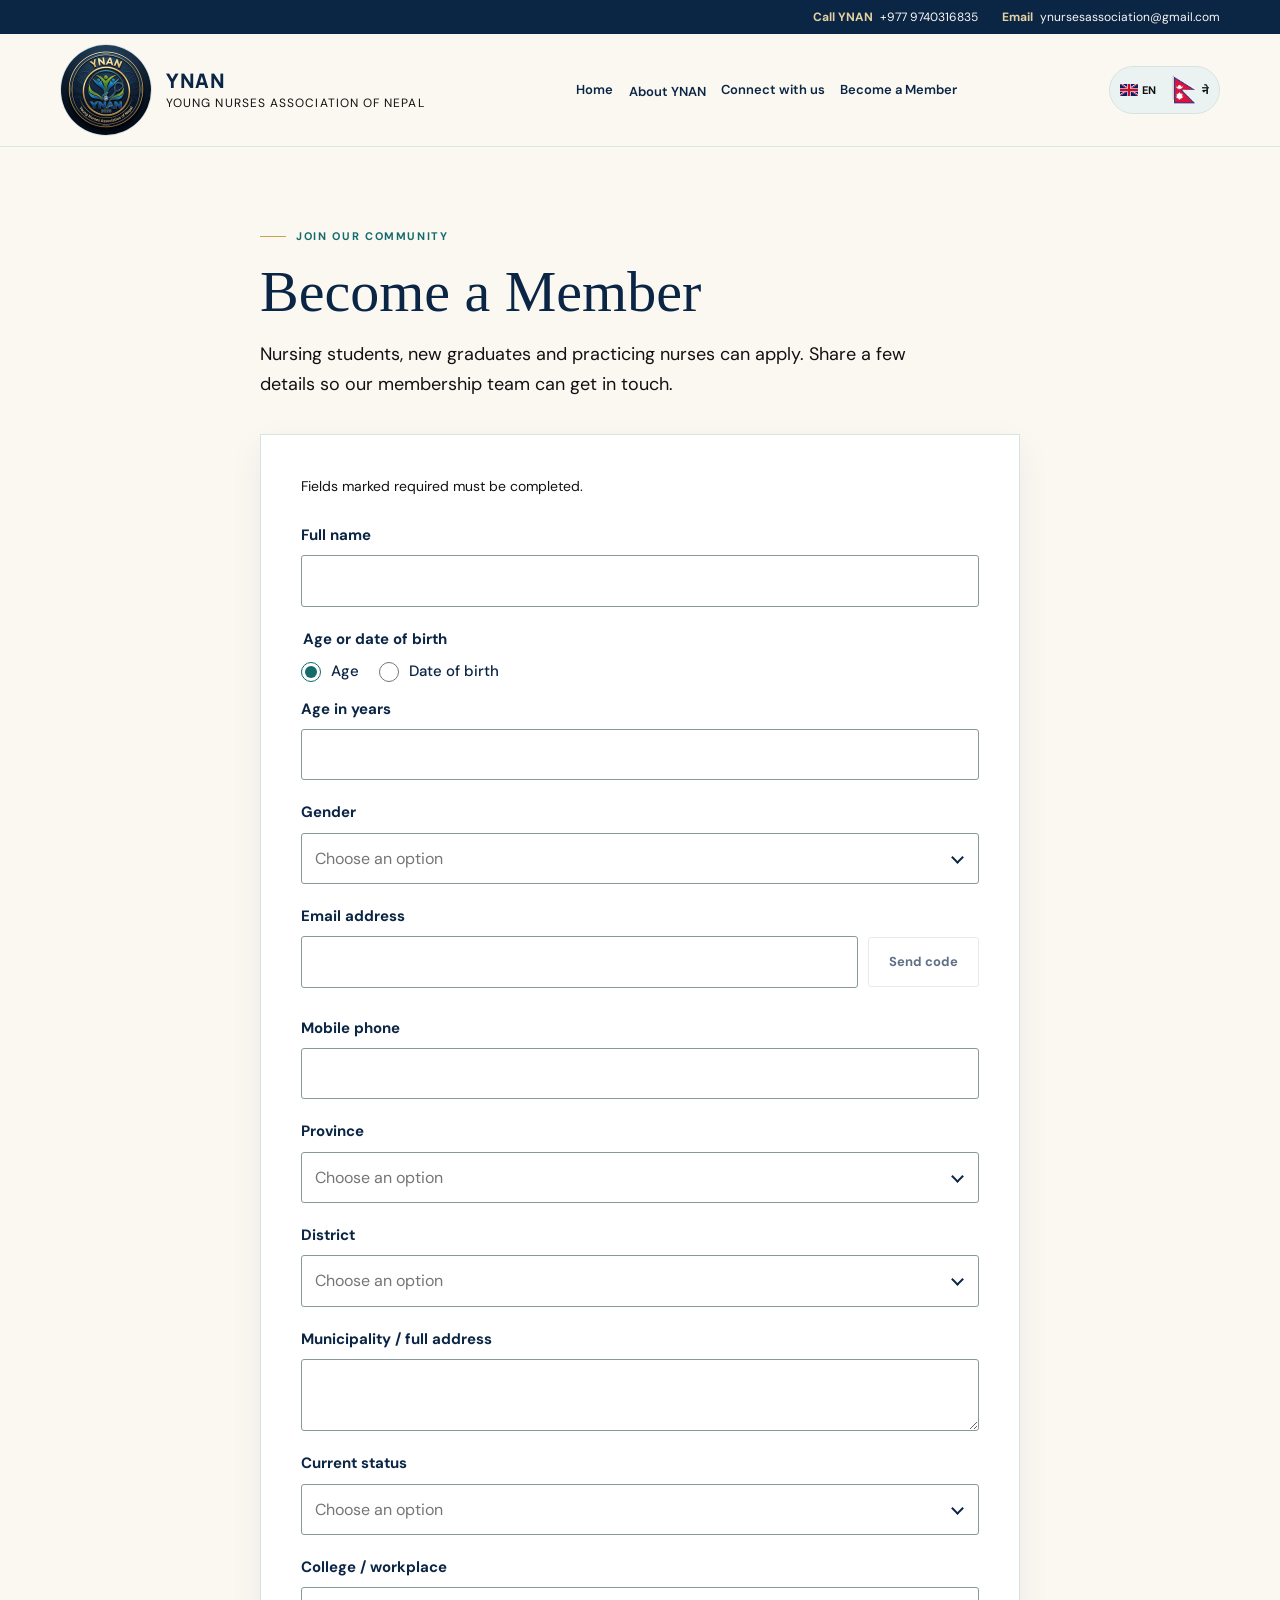
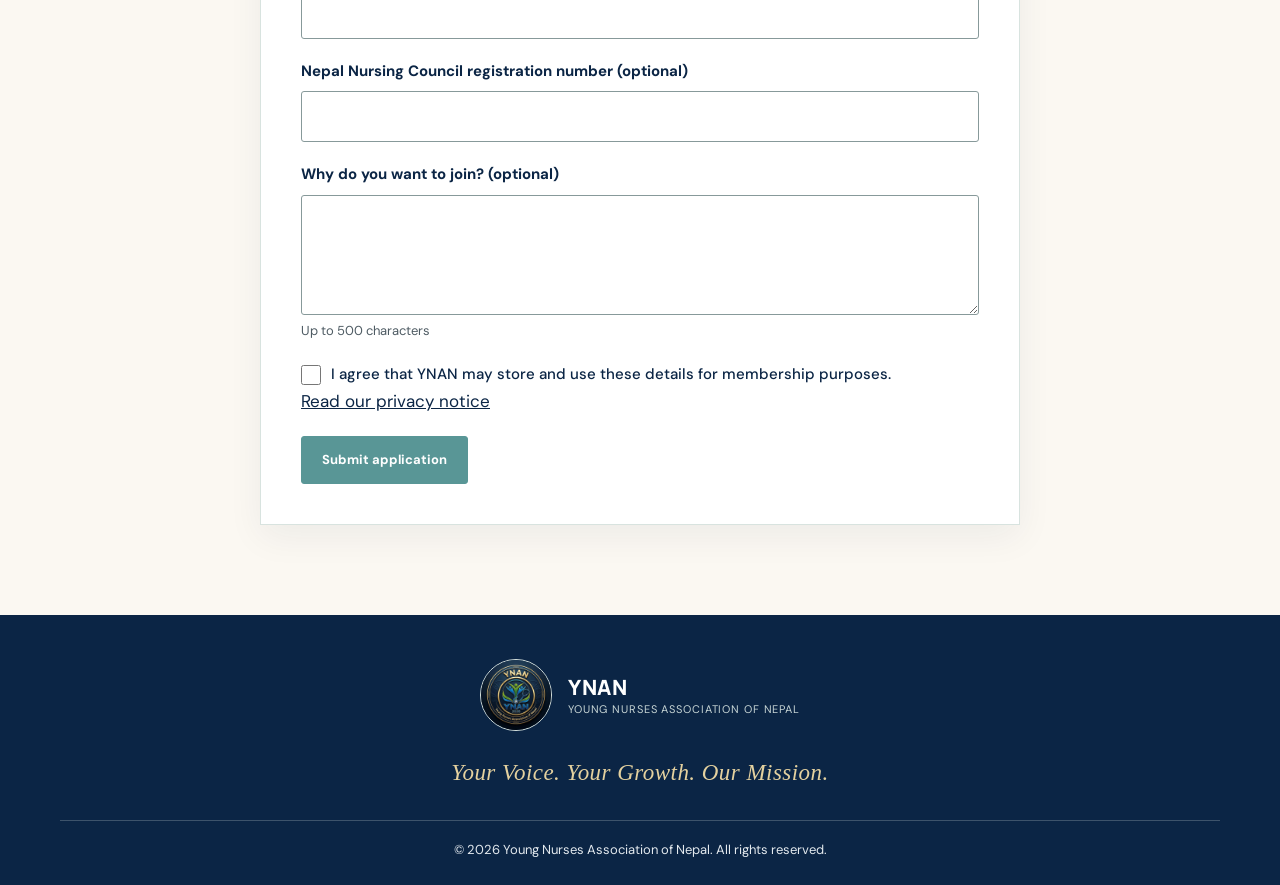
<file: join.html>
<!doctype html>
<html lang="en" data-title-key="join_page_title_meta" data-description-key="join_page_description">
<head>
  <meta charset="utf-8">
  <meta name="viewport" content="width=device-width, initial-scale=1">
  <meta name="theme-color" content="#0B2545">
  <meta name="description" content="Apply to become a member of the Young Nurses Association of Nepal.">
  <title>Become a Member | YNAN</title>
  <link rel="icon" type="image/png" sizes="16x16" href="favicon-16x16.png">
  <link rel="icon" type="image/png" sizes="32x32" href="favicon-32x32.png">
  <link rel="shortcut icon" href="favicon.ico">
  <link rel="apple-touch-icon" sizes="180x180" href="apple-touch-icon.png">
  <link rel="manifest" href="site.webmanifest">
  <link rel="preconnect" href="https://fonts.googleapis.com">
  <link rel="preconnect" href="https://fonts.gstatic.com" crossorigin>
  <link href="https://fonts.googleapis.com/css2?family=DM+Sans:wght@400;500;600;700&family=Manrope:wght@400;500;600;700;800&family=Noto+Sans+Devanagari:wght@400;500;600;700;800&display=swap" rel="stylesheet">
  <link rel="stylesheet" href="assets/css/site.css">
</head>
<body>
  <header class="site-header">
    <div class="header-contact">
      <div class="container header-contact-inner">
        <a href="tel:+9779740316835" aria-label="Call YNAN: +977 9740316835" data-i18n="header_phone_aria" data-i18n-attribute="aria-label"><span data-i18n="phone_channel_label">Call YNAN</span><span>+977 9740316835</span></a>
        <a href="mailto:ynursesassociation@gmail.com" aria-label="Email YNAN: ynursesassociation@gmail.com" data-i18n="header_email_aria" data-i18n-attribute="aria-label"><span data-i18n="email_channel_label">Email</span><span>ynursesassociation@gmail.com</span></a>
      </div>
    </div>
    <div class="container header-inner">
      <a class="brand" href="index.html#home" aria-label="YNAN home">
        <img class="brand-mark" src="assets/ynan-logo.jpg" alt="" width="42" height="42">
        <span><span class="brand-name">YNAN</span><span class="brand-full" data-i18n="brand_full">Young Nurses Association of Nepal</span></span>
      </a>
      <nav class="nav" id="main-nav" aria-label="Main navigation" data-i18n="nav_label" data-i18n-attribute="aria-label">
        <a href="index.html#home" data-i18n="nav_home">Home</a>
        <div class="nav-about-group">
          <a href="about.html" data-i18n="nav_about">About YNAN</a>
          <div class="nav-about-menu">
            <a href="about.html#about-overview" data-i18n="about_menu_overview">Overview</a>
            <a href="about.html#vision" data-i18n="about_page_vision_label">Our vision</a>
            <a href="about.html#mission" data-i18n="about_page_mission_label">Our mission</a>
            <a href="about.html#objectives" data-i18n="about_page_objectives_label">Our objectives</a>
            <a href="about.html#activities" data-i18n="about_page_activities_label">Our activities</a>
            <a href="about.html#why-join" data-i18n="about_page_join_label">Why join YNAN?</a>
          </div>
        </div>
        <a href="index.html#contact" data-i18n="nav_contact">Connect with us</a>
        <a class="nav-member-link" href="join.html" data-i18n="join_nav">Become a Member</a>
      </nav>
      <div class="header-actions">
        <button class="language-button" id="language-toggle" type="button" aria-label="Switch to Nepali">
          <span class="language-option" data-language-option="en"><svg class="language-flag" viewBox="0 0 60 40" aria-hidden="true"><path fill="#012169" d="M0 0h60v40H0z"/><path fill="#fff" d="m0 0 60 40v-6L9 0zm60 0L0 40v-6L51 0z"/><path fill="#C8102E" d="m0 0 60 40v-3L5 0zm60 0L0 40v-3L55 0z"/><path fill="#fff" d="M24 0h12v40H24zM0 14h60v12H0z"/><path fill="#C8102E" d="M26 0h8v40h-8zM0 16h60v8H0z"/></svg><span>EN</span></span>
          <span class="language-option" data-language-option="ne"><img class="language-flag language-flag-nepal" src="assets/images/nepal-flag.png" alt=""><span>ने</span></span>
        </button>
        <button class="menu-button" id="menu-toggle" type="button" aria-label="Open navigation" aria-expanded="false" aria-controls="main-nav"><svg viewBox="0 0 24 24" fill="none" stroke="currentColor" stroke-width="1.7" aria-hidden="true"><path d="M4 7h16M4 12h16M4 17h16"/></svg></button>
      </div>
    </div>
  </header>
  <main class="membership-page">
    <div class="container">
      <div class="membership-heading">
        <span class="eyebrow" data-i18n="join_eyebrow">Join our community</span>
        <h1 data-i18n="join_title">Become a Member</h1>
        <p data-i18n="join_intro">Nursing students, new graduates and practicing nurses can apply. Share a few details so our membership team can get in touch.</p>
      </div>
      <div class="membership-panel">
        <p class="membership-required-note" data-i18n="join_required_note">Fields marked required must be completed.</p>
        <div class="form-error-summary" id="form-error-summary" role="alert" tabindex="-1" hidden>
          <h2 data-i18n="join_form_error_title">Please check the following:</h2>
          <ul id="error-list"></ul>
        </div>
        <div class="form-status" id="form-status" role="status" aria-live="polite" tabindex="-1" hidden>
          <strong id="form-status-title" data-i18n="join_success_title" hidden>Application sent!</strong>
          <p id="form-status-message"></p>
          <p id="form-status-followup" data-i18n="join_success_followup" hidden>Thank you for applying. Our membership team will review your application and get in touch.</p>
        </div>
        <form class="membership-form" id="membership-form" novalidate>
          <div class="form-field">
            <label for="full-name" data-i18n="join_name">Full name</label>
            <input id="full-name" name="fullName" type="text" autocomplete="name" maxlength="120" required aria-required="true" aria-describedby="error-full-name">
            <span class="field-error" id="error-full-name" aria-live="polite"></span>
          </div>
          <div class="form-field">
            <fieldset class="age-choice" id="age-choice">
              <legend data-i18n="join_age_label">Age or date of birth</legend>
              <label><input type="radio" name="ageMode" value="age" checked><span data-i18n="join_age_choice">Age</span></label>
              <label><input type="radio" name="ageMode" value="dob"><span data-i18n="join_dob_choice">Date of birth</span></label>
            </fieldset>
            <div id="age-input-wrap">
              <label for="age" data-i18n="join_age">Age in years</label>
              <input id="age" name="age" type="number" inputmode="numeric" min="15" max="100" step="1" autocomplete="off" required aria-required="true" aria-describedby="error-age">
              <span class="field-error" id="error-age" aria-live="polite"></span>
            </div>
            <div id="dob-input-wrap" hidden>
              <label for="date-of-birth" data-i18n="join_dob">Date of birth</label>
              <input id="date-of-birth" name="dateOfBirth" type="date" autocomplete="bday" aria-describedby="error-date-of-birth">
              <span class="field-error" id="error-date-of-birth" aria-live="polite"></span>
            </div>
          </div>
          <div class="form-field">
            <label for="gender" data-i18n="join_gender">Gender</label>
            <select id="gender" name="gender" required aria-required="true" aria-describedby="error-gender">
              <option value="" data-i18n="join_select_option">Choose an option</option>
              <option value="Female" data-i18n="join_gender_female">Female</option>
              <option value="Male" data-i18n="join_gender_male">Male</option>
              <option value="Other" data-i18n="join_gender_other">Other</option>
              <option value="Prefer not to say" data-i18n="join_gender_prefer_not">Prefer not to say</option>
            </select>
            <span class="field-error" id="error-gender" aria-live="polite"></span>
          </div>
          <div class="form-field">
            <label for="email" data-i18n="join_email">Email address</label>
            <div class="email-entry-row">
              <input id="email" name="email" type="email" autocomplete="email" inputmode="email" maxlength="254" required aria-required="true" aria-describedby="error-email">
              <button class="button button-secondary email-code-button" id="send-email-code" type="button" data-i18n="join_send_code">Send code</button>
              <span class="email-verified-badge" id="email-verified-badge" hidden><span aria-hidden="true">✓</span> <span data-i18n="join_email_verified">Verified</span></span>
            </div>
            <span class="field-error" id="error-email" aria-live="polite"></span>
            <p class="email-otp-status" id="email-otp-status" role="status" aria-live="polite"></p>
            <div class="email-otp" id="email-otp" hidden>
              <label for="email-code" data-i18n="join_email_code">6-digit email code</label>
              <div class="email-entry-row">
                <input id="email-code" name="emailCode" type="text" inputmode="numeric" autocomplete="one-time-code" pattern="[0-9]{6}" maxlength="6" aria-describedby="email-otp-status">
                <button class="button button-secondary" id="verify-email-code" type="button" data-i18n="join_verify_code">Verify code</button>
                <button class="button button-secondary" id="edit-email" type="button" data-i18n="join_edit_email" hidden>Edit email</button>
              </div>
              <p class="email-otp-countdown" id="email-otp-countdown" aria-live="polite"></p>
            </div>
          </div>
          <div class="form-field">
            <label for="phone" data-i18n="join_phone">Mobile phone</label>
            <input id="phone" name="phone" type="tel" autocomplete="tel" inputmode="tel" maxlength="20" required aria-required="true" aria-describedby="error-phone">
            <span class="field-error" id="error-phone" aria-live="polite"></span>
          </div>
          <div class="form-field">
            <label for="province" data-i18n="join_province">Province</label>
            <select id="province" name="province" required aria-required="true" aria-describedby="error-province">
              <option value="" data-i18n="join_select_option">Choose an option</option>
              <option value="Koshi" data-i18n="join_province_koshi">Koshi</option>
              <option value="Madhesh" data-i18n="join_province_madhesh">Madhesh</option>
              <option value="Bagmati" data-i18n="join_province_bagmati">Bagmati</option>
              <option value="Gandaki" data-i18n="join_province_gandaki">Gandaki</option>
              <option value="Lumbini" data-i18n="join_province_lumbini">Lumbini</option>
              <option value="Karnali" data-i18n="join_province_karnali">Karnali</option>
              <option value="Sudurpashchim" data-i18n="join_province_sudurpashchim">Sudurpashchim</option>
            </select>
            <span class="field-error" id="error-province" aria-live="polite"></span>
          </div>
          <div class="form-field">
            <label id="district-label" for="district" data-i18n="join_district">District</label>
            <div class="district-picker">
              <input class="district-trigger" id="district" type="text" role="combobox" autocomplete="off" aria-autocomplete="list" aria-haspopup="listbox" aria-expanded="false" aria-controls="district-option-list" aria-labelledby="district-label" aria-describedby="error-district" data-i18n="join_select_option" data-i18n-attribute="placeholder" placeholder="Choose an option">
              <span class="district-chevron" aria-hidden="true"></span>
              <div class="district-options" id="district-options" hidden>
                <div class="district-option-list" id="district-option-list" role="listbox" aria-labelledby="district-label"></div>
                <p class="district-no-results" id="district-no-results" role="status" hidden></p>
              </div>
              <select id="district-value" name="district" autocomplete="address-level2" required aria-hidden="true" tabindex="-1" hidden>
                <option value="" data-i18n="join_select_option">Choose an option</option>
              </select>
            </div>
            <span class="field-error" id="error-district" aria-live="polite"></span>
          </div>
          <div class="form-field">
            <label for="address" data-i18n="join_address">Municipality / full address</label>
            <textarea id="address" name="address" autocomplete="street-address" maxlength="300" required aria-required="true" aria-describedby="error-address"></textarea>
            <span class="field-error" id="error-address" aria-live="polite"></span>
          </div>
          <div class="form-field">
            <label for="current-status" data-i18n="join_status">Current status</label>
            <select id="current-status" name="currentStatus" required aria-required="true" aria-describedby="error-current-status">
              <option value="" data-i18n="join_select_option">Choose an option</option>
              <option value="Nursing student" data-i18n="join_status_student">Nursing student</option>
              <option value="New graduate" data-i18n="join_status_graduate">New graduate</option>
              <option value="Practicing nurse" data-i18n="join_status_nurse">Practicing nurse</option>
              <option value="Other" data-i18n="join_status_other">Other</option>
            </select>
            <span class="field-error" id="error-current-status" aria-live="polite"></span>
          </div>
          <div class="form-field">
            <label for="workplace" data-i18n="join_workplace">College / workplace</label>
            <input id="workplace" name="collegeWorkplace" type="text" autocomplete="organization" maxlength="150" required aria-required="true" aria-describedby="error-workplace">
            <span class="field-error" id="error-workplace" aria-live="polite"></span>
          </div>
          <div class="form-field">
            <label for="council-number" data-i18n="join_council_number">Nepal Nursing Council registration number (optional)</label>
            <input id="council-number" name="councilNumber" type="text" autocomplete="off" maxlength="100">
          </div>
          <div class="form-field">
            <label for="reason" data-i18n="join_reason">Why do you want to join? (optional)</label>
            <textarea id="reason" name="reason" maxlength="500" aria-describedby="reason-hint error-reason"></textarea>
            <span class="field-hint" id="reason-hint" data-i18n="join_reason_hint">Up to 500 characters</span>
            <span class="field-error" id="error-reason" aria-live="polite"></span>
          </div>
          <div class="form-field">
            <label class="consent-row" for="consent">
              <input id="consent" name="consent" type="checkbox" required aria-required="true" aria-describedby="error-consent">
              <span data-i18n="join_consent">I agree that YNAN may store and use these details for membership purposes.</span>
            </label>
            <span class="field-error" id="error-consent" aria-live="polite"></span>
            <a href="privacy.html" data-i18n="join_privacy_link">Read our privacy notice</a>
          </div>
          <div class="turnstile-area" id="turnstile-area"></div>
          <div class="honeypot-field" aria-hidden="true">
            <label for="website">Leave this field empty</label>
            <input id="website" name="website" type="text" tabindex="-1" autocomplete="off">
          </div>
          <input id="form-started-at" name="startedAt" type="hidden">
          <input id="turnstile-token" name="turnstileToken" type="hidden">
          <div class="membership-actions">
            <button class="button button-primary" id="submit-application" type="submit" data-i18n="join_submit" disabled>Submit application</button>
          </div>
        </form>
        <noscript><p>JavaScript must be enabled to submit this application.</p></noscript>
      </div>
    </div>
  </main>
  <footer class="footer footer-centered">
    <div class="container">
      <a class="brand" href="index.html#home" aria-label="YNAN home">
        <img class="brand-mark" src="assets/ynan-logo.jpg" alt="" width="72" height="72">
        <span><span class="brand-name">YNAN</span><span class="brand-full" data-i18n="brand_full">Young Nurses Association of Nepal</span></span>
      </a>
      <p class="about-footer-tagline">Your Voice. Your Growth. Our Mission.</p>
      <div class="footer-bottom"><span>© <span id="year"></span> <span data-i18n="footer_org">Young Nurses Association of Nepal. All rights reserved.</span></span></div>
    </div>
  </footer>
  <script src="assets/js/translations.js" defer></script>
  <script src="assets/js/site.js" defer></script>
  <script src="assets/js/membership.js?v=20261102-1336" defer></script>
</body>
</html>
</file>
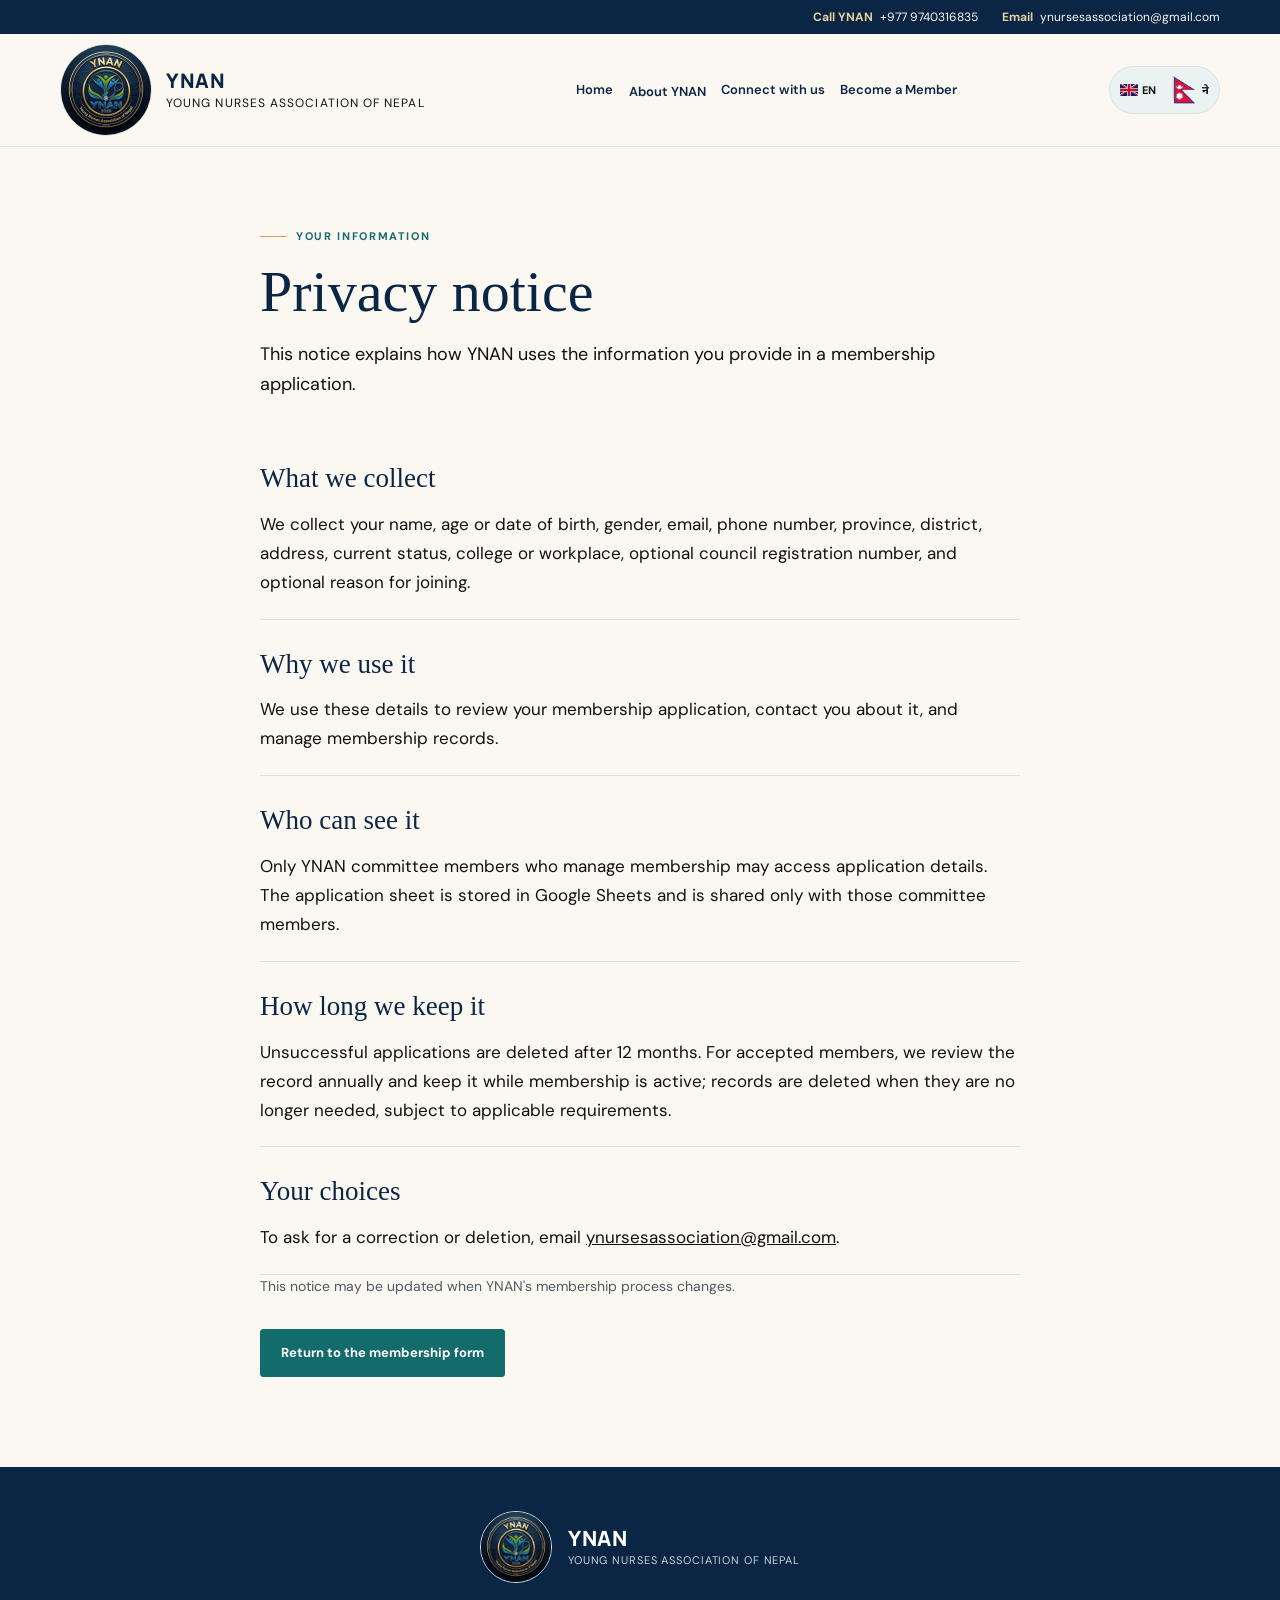
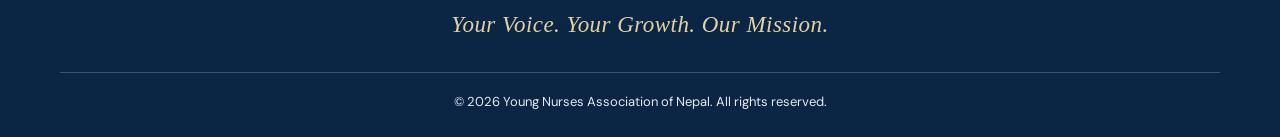
<file: privacy.html>
<!doctype html>
<html lang="en" data-title-key="privacy_page_title_meta" data-description-key="privacy_page_description">
<head>
  <meta charset="utf-8">
  <meta name="viewport" content="width=device-width, initial-scale=1">
  <meta name="theme-color" content="#0B2545">
  <meta name="description" content="How YNAN collects, uses, protects and retains membership application details.">
  <title>Privacy Notice | YNAN</title>
  <link rel="icon" type="image/png" sizes="16x16" href="favicon-16x16.png">
  <link rel="icon" type="image/png" sizes="32x32" href="favicon-32x32.png">
  <link rel="shortcut icon" href="favicon.ico">
  <link rel="apple-touch-icon" sizes="180x180" href="apple-touch-icon.png">
  <link rel="manifest" href="site.webmanifest">
  <link rel="preconnect" href="https://fonts.googleapis.com">
  <link rel="preconnect" href="https://fonts.gstatic.com" crossorigin>
  <link href="https://fonts.googleapis.com/css2?family=DM+Sans:wght@400;500;600;700&family=Manrope:wght@400;500;600;700;800&family=Noto+Sans+Devanagari:wght@400;500;600;700;800&display=swap" rel="stylesheet">
  <link rel="stylesheet" href="assets/css/site.css">
</head>
<body>
  <header class="site-header">
    <div class="header-contact">
      <div class="container header-contact-inner">
        <a href="tel:+9779740316835" aria-label="Call YNAN: +977 9740316835" data-i18n="header_phone_aria" data-i18n-attribute="aria-label"><span data-i18n="phone_channel_label">Call YNAN</span><span>+977 9740316835</span></a>
        <a href="mailto:ynursesassociation@gmail.com" aria-label="Email YNAN: ynursesassociation@gmail.com" data-i18n="header_email_aria" data-i18n-attribute="aria-label"><span data-i18n="email_channel_label">Email</span><span>ynursesassociation@gmail.com</span></a>
      </div>
    </div>
    <div class="container header-inner">
      <a class="brand" href="index.html#home" aria-label="YNAN home"><img class="brand-mark" src="assets/ynan-logo.jpg" alt="" width="42" height="42"><span><span class="brand-name">YNAN</span><span class="brand-full" data-i18n="brand_full">Young Nurses Association of Nepal</span></span></a>
      <nav class="nav" id="main-nav" aria-label="Main navigation" data-i18n="nav_label" data-i18n-attribute="aria-label">
        <a href="index.html#home" data-i18n="nav_home">Home</a>
        <div class="nav-about-group"><a href="about.html" data-i18n="nav_about">About YNAN</a><div class="nav-about-menu">
          <a href="about.html#about-overview" data-i18n="about_menu_overview">Overview</a>
          <a href="about.html#vision" data-i18n="about_page_vision_label">Our vision</a>
          <a href="about.html#mission" data-i18n="about_page_mission_label">Our mission</a>
          <a href="about.html#objectives" data-i18n="about_page_objectives_label">Our objectives</a>
          <a href="about.html#activities" data-i18n="about_page_activities_label">Our activities</a>
          <a href="about.html#why-join" data-i18n="about_page_join_label">Why join YNAN?</a>
        </div></div>
        <a href="index.html#contact" data-i18n="nav_contact">Connect with us</a>
        <a class="nav-member-link" href="join.html" data-i18n="join_nav">Become a Member</a>
      </nav>
      <div class="header-actions">
        <button class="language-button" id="language-toggle" type="button" aria-label="Switch to Nepali">
          <span class="language-option" data-language-option="en"><svg class="language-flag" viewBox="0 0 60 40" aria-hidden="true"><path fill="#012169" d="M0 0h60v40H0z"/><path fill="#fff" d="m0 0 60 40v-6L9 0zm60 0L0 40v-6L51 0z"/><path fill="#C8102E" d="m0 0 60 40v-3L5 0zm60 0L0 40v-3L55 0z"/><path fill="#fff" d="M24 0h12v40H24zM0 14h60v12H0z"/><path fill="#C8102E" d="M26 0h8v40h-8zM0 16h60v8H0z"/></svg><span>EN</span></span>
          <span class="language-option" data-language-option="ne"><img class="language-flag language-flag-nepal" src="assets/images/nepal-flag.png" alt=""><span>ने</span></span>
        </button>
        <button class="menu-button" id="menu-toggle" type="button" aria-label="Open navigation" aria-expanded="false" aria-controls="main-nav"><svg viewBox="0 0 24 24" fill="none" stroke="currentColor" stroke-width="1.7" aria-hidden="true"><path d="M4 7h16M4 12h16M4 17h16"/></svg></button>
      </div>
    </div>
  </header>
  <main class="privacy-page">
    <div class="container">
      <div class="privacy-heading">
        <span class="eyebrow" data-i18n="privacy_eyebrow">Your information</span>
        <h1 data-i18n="privacy_title">Privacy notice</h1>
        <p data-i18n="privacy_intro">This notice explains how YNAN uses the information you provide in a membership application.</p>
      </div>
      <div class="privacy-content">
        <section class="privacy-section"><h2 data-i18n="privacy_collect_title">What we collect</h2><p data-i18n="privacy_collect">We collect your name, age or date of birth, gender, email, phone number, province, district, address, current status, college or workplace, optional council registration number, and optional reason for joining.</p></section>
        <section class="privacy-section"><h2 data-i18n="privacy_use_title">Why we use it</h2><p data-i18n="privacy_use">We use these details to review your membership application, contact you about it, and manage membership records.</p></section>
        <section class="privacy-section"><h2 data-i18n="privacy_access_title">Who can see it</h2><p data-i18n="privacy_access">Only YNAN committee members who manage membership may access application details. The application sheet is stored in Google Sheets and is shared only with those committee members.</p></section>
        <section class="privacy-section"><h2 data-i18n="privacy_retention_title">How long we keep it</h2><p data-i18n="privacy_retention">Unsuccessful applications are deleted after 12 months. For accepted members, we review the record annually and keep it while membership is active; records are deleted when they are no longer needed, subject to applicable requirements.</p></section>
        <section class="privacy-section"><h2 data-i18n="privacy_choices_title">Your choices</h2><p><span data-i18n="privacy_choices">To ask for a correction or deletion, email</span> <a href="mailto:ynursesassociation@gmail.com" data-i18n="privacy_contact">ynursesassociation@gmail.com</a>.</p></section>
        <p class="membership-notice" data-i18n="privacy_review_note">This notice may be updated when YNAN's membership process changes.</p>
        <a class="button button-primary privacy-back" href="join.html" data-i18n="privacy_back">Return to the membership form</a>
      </div>
    </div>
  </main>
  <footer class="footer footer-centered">
    <div class="container">
      <a class="brand" href="index.html#home" aria-label="YNAN home"><img class="brand-mark" src="assets/ynan-logo.jpg" alt="" width="72" height="72"><span><span class="brand-name">YNAN</span><span class="brand-full" data-i18n="brand_full">Young Nurses Association of Nepal</span></span></a>
      <p class="about-footer-tagline">Your Voice. Your Growth. Our Mission.</p>
      <div class="footer-bottom"><span>© <span id="year"></span> <span data-i18n="footer_org">Young Nurses Association of Nepal. All rights reserved.</span></span></div>
    </div>
  </footer>
  <!-- TODO: Have the committee or a lawyer confirm the retention schedule and legal basis before publication. -->
  <!-- TODO: Confirm the membership process and any additional protections required for applicants aged 15–17. -->
  <script src="assets/js/translations.js" defer></script>
  <script src="assets/js/site.js" defer></script>
</body>
</html>
</file>
<file: assets/css/site.css>
:root {
      color-scheme: light;
      --ink: #0B2545;
      --muted: #111111;
      --green: #146B6B;
      --green-dark: #0B2545;
      --mint: #EAF3F1;
      --paper: #FBF8F2;
      --line: #D8E3DF;
      --gold: #C9A24A;
      --sky: #EAF3F1;
      --serif: Georgia, "Times New Roman", serif;
      --sans: "DM Sans", "Noto Sans Devanagari", sans-serif;
      --display: "Manrope", "Noto Sans Devanagari", sans-serif;
    }

    * { box-sizing: border-box; }
    html { scroll-behavior: smooth; scroll-padding-top: 146px; }
    body { margin: 0; color: var(--ink); background: var(--paper); font-family: var(--sans); font-size: 17px; line-height: 1.7; }
    a { color: inherit; }
    button { font: inherit; }
    .container { width: min(1160px, calc(100% - 48px)); margin-inline: auto; }
    .site-header { position: sticky; z-index: 20; top: 0; background: rgba(251,248,242,.96); border-bottom: 1px solid rgba(216,227,223,.8); backdrop-filter: blur(14px); }
    .header-contact { min-height: 34px; background: var(--green-dark); color: var(--paper); }
    .header-contact-inner { display: flex; min-height: 34px; align-items: center; justify-content: flex-end; gap: 24px; }
    .header-contact a { display: inline-flex; align-items: center; gap: 7px; color: inherit; font-size: 12px; text-decoration: none; }
    .header-contact a span:first-child { color: #E4D19F; font-weight: 700; }
    .header-contact a:hover { text-decoration: underline; text-underline-offset: 3px; }
    .header-inner { height: 112px; display: flex; align-items: center; justify-content: space-between; gap: 24px; }
    .brand { display: inline-flex; align-items: center; gap: 12px; color: var(--green-dark); text-decoration: none; min-width: max-content; }
    .brand-mark { display: block; width: 42px; height: 42px; border: 1px solid var(--line); border-radius: 50%; object-fit: cover; }
    .site-header .brand { gap: 14px; }
    .site-header .brand-mark { width: 92px; height: 92px; border-radius: 50%; }
    .brand-name { display: block; font-family: var(--display); font-size: 20px; line-height: 1.2; font-weight: 800; letter-spacing: .035em; }
    .brand-full { display: block; margin-top: 3px; color: var(--muted); font-size: 12px; line-height: 1.2; letter-spacing: .09em; text-transform: uppercase; }
    .nav { display: flex; align-items: center; gap: clamp(10px, 1.2vw, 18px); }
    .nav a { color: var(--ink); text-decoration: none; font-size: 13px; font-weight: 600; white-space: nowrap; transition: color .2s ease; }
    .nav a:hover { color: var(--green); }
    .nav .nav-member-link { padding: 9px 0; color: var(--green-dark); }
    .nav-about-group { position: relative; }
    .nav-about-menu { position: absolute; z-index: 25; top: 100%; left: -14px; display: none; min-width: 220px; padding: 8px; border: 1px solid var(--line); background: var(--paper); box-shadow: 0 12px 24px rgba(11,37,69,.13); }
    .nav-about-group:hover .nav-about-menu, .nav-about-group:focus-within .nav-about-menu { display: grid; }
    .nav .nav-about-menu a { padding: 9px 10px; font-size: 12px; }
    .nav .nav-about-menu a:hover, .nav .nav-about-menu a:focus-visible { background: var(--mint); }
    .header-actions { display: flex; align-items: center; gap: 12px; }
    .language-button, .menu-button { border: 1px solid var(--line); background: transparent; color: var(--green-dark); cursor: pointer; }
    .language-button { display: flex; align-items: center; gap: 2px; min-width: 0; padding: 3px; border-radius: 999px; background: var(--mint); font-size: 11px; font-weight: 700; }
    .language-option { display: inline-flex; min-width: 42px; align-items: center; justify-content: center; gap: 4px; padding: 5px 7px; border-radius: 999px; color: var(--muted); line-height: 1; transition: background .2s ease, color .2s ease, box-shadow .2s ease; }
    .language-flag { display: block; width: 18px; height: 14px; flex: 0 0 auto; border-radius: 1px; }
    .language-flag-nepal { width: 26px; height: 30px; object-fit: contain; }
    .language-button[data-language="en"] [data-language-option="en"],
    .language-button[data-language="ne"] [data-language-option="ne"] { background: var(--paper); color: var(--ink); box-shadow: 0 1px 3px rgba(11,37,69,.15); }
    .language-button:hover { border-color: var(--gold); }
    .menu-button { display: none; width: 40px; height: 40px; border-radius: 4px; }
    .menu-button svg { width: 20px; height: 20px; }
    .hero { background: var(--ink); color: var(--paper); }
    .hero-grid { min-height: 540px; display: grid; grid-template-columns: 1fr 1fr; align-items: center; gap: 56px; padding-block: 62px; border-block: 1px solid rgba(201,162,74,.62); }
    .eyebrow { display: inline-flex; align-items: center; gap: 10px; color: var(--green); font-size: 11px; font-weight: 700; letter-spacing: .15em; line-height: 1.5; text-transform: uppercase; }
    .eyebrow::before { content: ""; width: 26px; height: 1px; background: var(--gold); }
    .hero .eyebrow { color: #E4D19F; }
    .hero .eyebrow::before { width: 38px; }
    h1, h2, h3, p { margin-top: 0; }
    .hero h1 { max-width: 610px; margin: 23px 0 22px; color: var(--paper); font-family: var(--serif); font-size: clamp(48px, 5.4vw, 72px); font-weight: 500; line-height: 1.06; letter-spacing: -.035em; }
    .hero-copy { max-width: 525px; margin-bottom: 30px; color: #F1F4F6; font-size: 18px; line-height: 1.8; }
    .button-row { display: flex; flex-wrap: wrap; align-items: center; gap: 14px; }
    .button { display: inline-flex; align-items: center; justify-content: center; gap: 10px; min-height: 48px; padding: 0 20px; border: 1px solid var(--green); border-radius: 3px; text-decoration: none; font-size: 13px; font-weight: 700; transition: transform .2s ease, background .2s ease; }
    .button:hover { transform: translateY(-2px); }
    .button-primary { background: var(--green); color: white; }
    .button-primary:hover { background: #105858; }
    .button-secondary { color: var(--green-dark); border-color: var(--line); background: rgba(255,255,255,.55); }
    .button-secondary:hover { background: var(--paper); }
    .hero .button-primary { border-color: var(--gold); background: var(--gold); color: var(--ink); }
    .hero .button-primary:hover { border-color: #D9B968; background: #D9B968; }
    .hero .button-secondary { border-color: rgba(251,248,242,.52); background: transparent; color: var(--paper); }
    .hero .button-secondary:hover { background: rgba(251,248,242,.1); }
    .button svg { width: 16px; height: 16px; }
    .hero-art { position: relative; min-width: 0; margin: 0; }
    .hero-carousel { width: 100%; }
    .hero-art { border: 1px solid rgba(201,162,74,.72); padding: 8px; }
    .carousel-stage { position: relative; height: clamp(320px, 36vw, 430px); overflow: hidden; background: var(--line); touch-action: pan-y; }
    .hero-slide { position: absolute; z-index: 0; inset: 0; opacity: 0; pointer-events: none; transition: opacity .55s ease; }
    .hero-slide.is-active { z-index: 1; opacity: 1; pointer-events: auto; }
    .carousel-stage .hero-image { display: block; width: 100%; height: 100%; object-fit: cover; object-position: center; }
    .carousel-stage .hero-image-poster { padding: 5px; background: var(--paper); object-fit: contain; }
    .image-caption { position: absolute; right: 12px; bottom: 12px; left: 12px; width: fit-content; max-width: calc(100% - 24px); margin: 0; padding: 11px 15px; border-left: 2px solid var(--gold); background: var(--paper); }
    .caption-kicker { display: block; color: var(--green-dark); font-size: 14px; font-weight: 600; }
    .image-caption a { display: inline-block; margin-top: 3px; color: var(--green); font-size: 13px; font-weight: 700; text-decoration: none; }
    .image-caption a:hover { text-decoration: underline; }
    .carousel-arrow { position: absolute; z-index: 2; top: 50%; display: grid; place-items: center; width: 40px; height: 40px; padding: 0; transform: translateY(-50%); border: 0; border-radius: 50%; background: rgba(251,248,242,.94); color: var(--green-dark); cursor: pointer; box-shadow: 0 2px 12px rgba(11,37,69,.18); }
    .carousel-arrow:hover { background: var(--paper); }
    .carousel-arrow svg { width: 20px; height: 20px; }
    .carousel-previous { left: 12px; }
    .carousel-next { right: 12px; }
    .carousel-controls { display: flex; min-height: 48px; align-items: center; justify-content: flex-start; padding: 5px 2px 0; }
    .carousel-dots { display: flex; align-items: center; gap: 9px; }
    .carousel-dot { width: 9px; height: 9px; padding: 0; border: 0; border-radius: 50%; background: #B8C9C4; cursor: pointer; }
    .carousel-dot.is-active { width: 22px; border-radius: 6px; background: var(--gold); }
    .intro-band { border-bottom: 1px solid var(--line); background: var(--paper); }
    .intro-inner { min-height: 116px; display: grid; grid-template-columns: 1fr 1.8fr; align-items: center; gap: 48px; }
    .intro-label { color: var(--green); font-size: 11px; font-weight: 700; letter-spacing: .15em; text-transform: uppercase; }
    .intro-inner p { margin: 0; color: var(--ink); font-family: var(--display); font-size: 18px; font-weight: 500; line-height: 1.55; }
    .section { padding-block: 86px; }
    .section-heading { max-width: 670px; margin-bottom: 48px; }
    .section-heading h2 { margin: 14px 0 14px; color: var(--green-dark); font-family: var(--serif); font-size: clamp(34px, 4vw, 48px); font-weight: 500; line-height: 1.16; letter-spacing: -.025em; }
    .section-heading p { max-width: 600px; margin-bottom: 0; color: var(--muted); font-size: 18px; line-height: 1.8; }
    .focus-grid { display: grid; grid-template-columns: repeat(3, 1fr); border-top: 1px solid var(--line); border-bottom: 1px solid var(--line); }
    .focus-card { min-height: 230px; padding: 27px 32px 25px 0; }
    .focus-card + .focus-card { padding-left: 32px; border-left: 1px solid var(--line); }
    .focus-number { display: block; margin-bottom: 30px; color: #9B7C36; font-family: var(--serif); font-size: 18px; }
    .focus-card h3 { margin-bottom: 12px; color: var(--green-dark); font-family: var(--serif); font-size: 23px; font-weight: 500; }
    .focus-card p { margin: 0; color: var(--muted); font-size: 17px; line-height: 1.8; }
    .stories-section { background: var(--paper); }
    .stories-grid { display: grid; grid-template-columns: repeat(3, 1fr); gap: 22px; }
    .story-card { overflow: hidden; border: 0; border-top: 1px solid var(--gold); border-radius: 0; background: transparent; color: inherit; text-decoration: none; transition: transform .2s ease; }
    .story-card:hover { transform: translateY(-3px); }
    .story-image { display: block; width: 100%; aspect-ratio: 4 / 3; object-fit: cover; background: var(--mint); }
    .story-image-poster { object-fit: contain; }
    .story-copy { display: grid; gap: 7px; padding: 20px 21px 22px; }
    .story-category { color: var(--green); font-size: 11px; font-weight: 700; letter-spacing: .12em; text-transform: uppercase; }
    .story-copy strong { color: var(--green-dark); font-family: var(--serif); font-size: 20px; font-weight: 500; line-height: 1.35; }
    .story-link { margin-top: 5px; color: var(--muted); font-size: 15px; font-weight: 600; }
    .story-card:hover .story-link { color: var(--green); }
    .pathway-section { background: var(--paper); }
    .pathway-grid { display: grid; grid-template-columns: repeat(3, 1fr); gap: 20px; }
    .pathway-card { padding: 25px 26px 28px; border: 0; border-top: 1px solid var(--gold); border-radius: 0; background: transparent; transition: transform .2s ease; }
    .pathway-card:hover { transform: translateY(-2px); }
    .pathway-icon { display: grid; place-items: center; width: 48px; height: 48px; margin-bottom: 18px; border: 1px solid rgba(201,162,74,.65); border-radius: 50%; background: var(--mint); color: var(--green); }
    .pathway-icon svg { width: 30px; height: 30px; }
    .pathway-card h3 { margin-bottom: 9px; color: var(--green-dark); font-family: var(--serif); font-size: 21px; font-weight: 500; }
    .pathway-card p { margin: 0; color: var(--muted); font-size: 17px; line-height: 1.8; }
    .about-page-hero { padding-block: 92px 96px; border-bottom: 1px solid rgba(201,162,74,.62); background: var(--ink); color: var(--paper); }
    .about-page-hero-inner { display: grid; max-width: none; grid-template-columns: minmax(0, 1.55fr) minmax(240px, .65fr); align-items: center; gap: clamp(36px, 7vw, 100px); }
    .about-page-hero-copy { max-width: 760px; }
    .about-page .eyebrow { font-size: 14px; font-weight: 800; letter-spacing: .12em; }
    .about-page-hero .eyebrow { color: #E4D19F; }
    .about-page-hero h1 { max-width: 820px; margin: 20px 0 18px; font-family: var(--serif); font-size: clamp(42px, 5.2vw, 68px); font-weight: 500; line-height: 1.08; letter-spacing: -.03em; }
    .about-page-hero p { max-width: 760px; margin: 0; color: #F1F4F6; font-size: 19px; line-height: 1.8; }
    .about-page-hero-values { position: relative; display: flex; min-height: 320px; align-items: flex-start; justify-content: center; flex-direction: column; padding: 34px clamp(24px, 4vw, 48px); border-left: 2px solid var(--gold); background: linear-gradient(135deg, rgba(255,255,255,.075), rgba(255,255,255,.015)); }
    .about-page-hero-values::before { position: absolute; top: 0; right: 0; width: 62px; height: 62px; border-top: 1px solid rgba(201,162,74,.65); border-right: 1px solid rgba(201,162,74,.65); content: ""; }
    .about-page-hero-values::after { position: absolute; right: 0; bottom: 0; width: 62px; height: 1px; background: rgba(201,162,74,.65); content: ""; }
    .about-page-hero-values-label { color: #E4D19F; font-size: 12px; font-weight: 700; letter-spacing: .18em; text-transform: uppercase; }
    .about-page-hero-values > strong { margin-top: 18px; color: var(--paper); font-family: var(--serif); font-size: clamp(34px, 4.2vw, 52px); font-weight: 500; line-height: 1.14; }
    .about-page-hero-values-tagline { margin-top: 23px; padding-top: 16px; border-top: 1px solid rgba(234,243,241,.3); color: #F1F4F6; font-size: 16px; line-height: 1.6; }
    .about-page-profile { padding-block: 72px; background: var(--paper); }
    .about-page-profile-grid { display: grid; max-width: 1000px; grid-template-columns: .8fr 1.2fr; align-items: center; gap: 60px; }
    .about-page-profile-grid > p { margin: 16px 0 0; color: var(--muted); font-size: 18px; line-height: 1.8; }
    .about-profile-title { margin: 13px 0 0; color: var(--green-dark); font-family: var(--serif); font-size: clamp(40px, 4.5vw, 54px); font-weight: 500; line-height: 1.14; letter-spacing: -.025em; }
    .vision-mission-panorama { position: relative; min-height: 760px; overflow: hidden; isolation: isolate; background: var(--ink); color: #F7F5EF; }
    .panorama-scene { position: absolute; z-index: -1; inset: 0; display: block; width: 100%; height: 100%; }
    .panorama-layer { transform-box: fill-box; transform-origin: center; }
    .panorama-back { fill: #17364D; }
    .panorama-middle { fill: #0B514F; }
    .panorama-front { fill: #146B6B; }
    .panorama-sun-glow { pointer-events: none; }
    .panorama-sun { fill: #D9B968; }
    .panorama-summit-detail { fill: none; stroke: #F1D58E; stroke-linecap: round; stroke-linejoin: round; stroke-width: 2; }
    .panorama-trail { fill: none; stroke: #E4C36D; stroke-dasharray: 4 12; stroke-linecap: round; stroke-width: 4; }
    .panorama-lamp { color: #F1D58E; }
    .panorama-lamp > path:first-child { fill: #D9B968; stroke: #0B2545; stroke-width: 1.5; }
    .panorama-lamp-core { fill: #FFF4C7; stroke: none; }
    .panorama-lamp-base { fill: none; stroke: #F1D58E; stroke-linecap: round; stroke-width: 2; }
    .vision-mission-content { position: relative; min-height: 760px; }
    .vision-copy, .mission-copy { position: absolute; max-width: 600px; }
    .vision-copy { top: 9%; left: 0; width: min(600px, 53%); }
    .mission-copy { bottom: 10%; left: 0; width: min(440px, 38%); }
    .vision-heading-rule, .mission-heading-rule { display: block; width: 58px; height: 2px; margin-bottom: 17px; background: #D9B968; }
    .vision-copy h2, .mission-copy h2 { margin: 0 0 12px; color: #F7F5EF; font-family: var(--serif); font-size: clamp(38px, 4.2vw, 56px); font-weight: 500; line-height: 1.12; }
    .vision-copy p, .mission-copy p { margin: 0; color: #F1F4F6; font-size: 19px; line-height: 1.75; }
    @media (prefers-reduced-motion: no-preference) {
      .panorama-trail { stroke-dashoffset: 48; }
      .vision-mission-panorama.is-in-view .panorama-trail { animation: panorama-trail-reveal 2.4s ease-out forwards; }
      .vision-mission-panorama.is-in-view .panorama-sun-glow { animation: panorama-glow-breathe 3s ease-in-out infinite alternate; }
    }
    @keyframes panorama-trail-reveal {
      to { stroke-dashoffset: 0; }
    }
    @keyframes panorama-glow-breathe {
      from { opacity: 0.55; }
      to { opacity: 1; }
    }
    .about-page-objectives { background: white; }
    .about-page-objectives-grid { display: grid; grid-template-columns: .75fr 1.25fr; gap: 60px; }
    .about-page-objectives .section-heading { margin-bottom: 0; }
    .about-page-objectives .section-heading h2, .about-page-activities .section-heading h2, .about-page-join .section-heading h2 { max-width: 580px; margin: 13px 0 0; font-family: var(--serif); font-size: clamp(40px, 4.5vw, 54px); font-weight: 500; line-height: 1.14; letter-spacing: -.02em; }
    .objective-list { display: grid; gap: 0; margin: 0; padding: 0; list-style: none; }
    .objective-list li { display: flex; align-items: flex-start; gap: 18px; padding: 17px 0; border-top: 1px solid var(--line); }
    .objective-list li:last-child { border-bottom: 1px solid var(--line); }
    .objective-list li > span, .activity-card > span { flex: 0 0 34px; display: grid; width: 34px; height: 34px; place-items: center; border-radius: 50%; background: var(--mint); color: var(--green); font-size: 11px; font-weight: 800; }
    .objective-list p { margin: 3px 0 0; }
    .about-page-activities { background: var(--ink); color: var(--paper); }
    .about-page-activities .eyebrow { color: #E4D19F; }
    .about-page-activities .section-heading { margin-bottom: 38px; }
    .about-page-activities .section-heading h2 { color: var(--paper); }
    .activity-grid { display: grid; grid-template-columns: repeat(3, minmax(0, 1fr)); gap: 1px; border: 1px solid rgba(234,243,241,.22); background: rgba(234,243,241,.22); }
    .activity-card { min-height: 218px; padding: 25px; background: var(--ink); }
    .activity-card > span { background: rgba(201,162,74,.16); color: #E4D19F; }
    .activity-card h3 { margin: 16px 0 8px; color: var(--paper); font-family: var(--serif); font-size: 20px; font-weight: 500; line-height: 1.25; }
    .activity-card p { margin: 0; color: #F1F4F6; font-size: 17px; line-height: 1.75; }
    .about-page-join { background: var(--paper); }
    .about-page-join .section-heading { max-width: 760px; margin-bottom: 36px; }
    .about-page-join .section-heading p { max-width: 690px; margin: 15px 0 0; color: var(--muted); font-size: 18px; }
    .join-grid { display: grid; grid-template-columns: repeat(3, minmax(0, 1fr)); gap: 16px; }
    .join-grid article { min-height: 190px; padding: 22px; border-top: 2px solid var(--gold); background: white; }
    .join-grid article > span { color: var(--green); font-size: 11px; font-weight: 800; }
    .join-grid h3 { margin: 13px 0 7px; font-family: var(--serif); font-size: 19px; font-weight: 600; line-height: 1.3; }
    .join-grid p { margin: 0; color: var(--muted); font-size: 17px; line-height: 1.75; }
    @media (max-width: 920px) {
      .about-page-profile-grid { grid-template-columns: 1fr; gap: 12px; }
      .about-page-profile-grid > p { max-width: 720px; }
      .vision-mission-panorama, .vision-mission-content { min-height: 0; }
      .vision-mission-panorama {
        display: flex;
        flex-direction: column;
        gap: 0;
        padding: 38px 0 0;
      }
      .panorama-scene {
        position: relative;
        z-index: 0;
        inset: auto;
        order: 2;
        width: 100%;
        height: clamp(240px, 70vw, 300px);
        flex: 0 0 auto;
      }
      .panorama-middle { display: none; }
      .vision-mission-content { display: contents; }
      .vision-copy, .mission-copy {
        position: relative;
        inset: auto;
        z-index: 1;
        width: min(calc(100% - 36px), 560px);
        max-width: none;
        margin-inline: auto;
      }
      .vision-copy { order: 1; margin-bottom: 24px; }
      .mission-copy { order: 3; margin-top: 24px; margin-bottom: 42px; }
      .vision-copy h2, .mission-copy h2 { font-size: clamp(36px, 8vw, 48px); }
      .vision-copy p, .mission-copy p { font-size: 18px; }
    }
    @media (max-width: 480px) {
      .vision-mission-panorama { padding-top: 30px; }
      .panorama-scene { height: clamp(230px, 72vw, 270px); }
      .vision-copy { margin-bottom: 18px; }
      .mission-copy { margin-top: 18px; margin-bottom: 34px; }
      .vision-copy h2, .mission-copy h2 { font-size: clamp(32px, 9vw, 38px); line-height: 1.16; }
      .vision-copy p, .mission-copy p { font-size: 16px; line-height: 1.7; }
    }
    .contact-section { padding-block: 86px; background: var(--paper); }
    .contact-grid { display: grid; grid-template-columns: 1fr 1fr; align-items: center; gap: 50px; }
    .contact-grid h2 { margin: 13px 0 14px; color: var(--green-dark); font-family: var(--serif); font-size: clamp(34px, 4vw, 48px); font-weight: 500; line-height: 1.16; letter-spacing: -.025em; }
    .contact-grid p { max-width: 520px; margin-bottom: 0; color: var(--muted); font-size: 18px; }
    .contact-link { display: flex; align-items: center; justify-content: space-between; gap: 20px; padding: 20px 0; border-top: 1px solid var(--line); border-bottom: 1px solid var(--line); color: var(--green-dark); text-decoration: none; font-weight: 700; }
    .contact-link span:last-child { color: var(--green); font-size: 22px; }
    .contact-channels { display: grid; }
    .contact-channel { display: flex; align-items: center; gap: 15px; padding: 15px 3px; border-bottom: 1px solid var(--line); color: var(--green-dark); text-decoration: none; transition: background .2s ease, padding .2s ease; }
    .contact-channel:first-child { border-top: 1px solid var(--line); }
    .contact-channel:hover { padding-inline: 9px; background: #DCEBE8; }
    .channel-icon { flex: 0 0 38px; display: grid; place-items: center; width: 38px; height: 38px; border-radius: 50%; background: var(--paper); color: var(--green); font-family: var(--display); font-size: 21px; font-weight: 800; }
    .channel-icon svg { display: block; width: 21px; height: 21px; }
    .channel-icon-phone svg { fill: currentColor; }
    .channel-icon-email svg { width: 23px; height: 23px; fill: none; stroke-width: 3; stroke-linecap: square; stroke-linejoin: round; }
    .gmail-mark-red { stroke: #EA4335; }
    .gmail-mark-blue { stroke: #4285F4; }
    .gmail-mark-green { stroke: #34A853; }
    .gmail-mark-yellow { stroke: #FBBC04; }
    .channel-icon-facebook { color: #1877F2; }
    .channel-icon-facebook svg { fill: currentColor; }
    .channel-icon-instagram { color: #C13584; }
    .channel-icon-instagram svg { width: 22px; height: 22px; }
    .channel-icon-youtube svg { width: 23px; height: 23px; }
    .youtube-mark { fill: #FF0033; }
    .youtube-play { fill: white; }
    .channel-icon-tiktok svg { width: 22px; height: 22px; }
    .tiktok-shadow-cyan { fill: #25F4EE; transform: translate(-.7px, .5px); }
    .tiktok-shadow-pink { fill: #FE2C55; transform: translate(.6px, -.3px); }
    .tiktok-mark { fill: #111; }
    .channel-copy { display: grid; min-width: 0; flex: 1; gap: 1px; }
    .channel-copy strong { font-family: var(--display); font-size: 14px; }
    .channel-copy small { color: var(--muted); font-size: 16px; overflow-wrap: anywhere; }
    .channel-arrow { color: var(--green); font-size: 18px; }
    .footer { padding-block: 40px 24px; background: #0B2545; color: #EAF3F1; }
    .footer-main { display: flex; justify-content: space-between; gap: 50px; padding-bottom: 32px; }
    .footer .brand { color: white; }
    .footer .brand-full { color: #C7D5D5; }
    .footer-description { max-width: 370px; margin: 16px 0 0; color: #E3E9EE; font-size: 15px; }
    .footer-links { display: flex; max-width: 580px; flex-wrap: wrap; align-content: flex-start; align-items: flex-start; justify-content: flex-end; gap: 14px 24px; padding-top: 8px; }
    .footer-links a { color: #EAF3F1; font-size: 13px; text-decoration: none; }
    .footer-links a:hover { color: white; text-decoration: underline; }
    .footer-bottom { display: flex; justify-content: space-between; gap: 20px; padding-top: 18px; border-top: 1px solid rgba(234,243,241,.22); color: #E3E9EE; font-size: 13px; }
    .footer-centered { padding-block: 44px 24px; text-align: center; }
    .footer-centered > .container { display: flex; align-items: center; flex-direction: column; }
    .footer-centered .brand { gap: 16px; }
    .footer-centered .brand-mark { width: 72px; height: 72px; }
    .footer-centered .brand-name { color: white; font-size: 21px; text-align: left; }
    .footer-centered .brand-full { max-width: 250px; color: #C7D5D5; font-size: 11px; letter-spacing: .08em; text-align: left; }
    .about-footer-tagline { margin: 22px 0 28px; color: #E4D19F; font-family: var(--serif); font-size: clamp(18px, 2.5vw, 23px); font-style: italic; letter-spacing: .02em; }
    .footer-centered .footer-bottom { width: 100%; justify-content: center; }
    :focus-visible { outline: 3px solid var(--gold); outline-offset: 3px; }

    @keyframes hero-enter {
      from { opacity: 0; transform: translateY(16px); }
      to { opacity: 1; transform: translateY(0); }
    }
    @media (prefers-reduced-motion: no-preference) {
      .hero-grid > :first-child { animation: hero-enter .7s ease-out both; }
      .hero-art { animation: hero-enter .8s .12s ease-out both; }
    }
    .motion-ready [data-reveal] { opacity: 0; transform: translateY(16px); transition: opacity .65s ease, transform .65s ease; }
    .motion-ready [data-reveal].is-visible { opacity: 1; transform: translateY(0); }

    [lang="ne"] body { font-family: "Noto Sans Devanagari", var(--sans); }
    [lang="ne"] .hero h1, [lang="ne"] .section-heading h2, [lang="ne"] .contact-grid h2 { letter-spacing: 0; line-height: 1.35; }
    [lang="ne"] .eyebrow { letter-spacing: .04em; }

    @media (max-width: 920px) {
      .brand-name { font-size: 17px; }
      .brand-full { font-size: 9px; }
      .header-inner { gap: 16px; }
      .nav { gap: 8px; }
      .nav a { font-size: 11px; }
      .hero-grid { gap: 30px; }
      .carousel-stage { height: 340px; }
      .intro-inner { grid-template-columns: .8fr 1.5fr; }
    }
    @media (max-width: 760px) {
      .container { width: min(100% - 36px, 560px); }
      html { scroll-padding-top: 144px; }
      .header-contact-inner { justify-content: center; gap: 8px; }
      .header-contact a { gap: 5px; font-size: 11px; }
      .header-inner { height: 96px; gap: 8px; }
      .site-header .brand { min-width: 0; gap: 8px; }
      .site-header .brand > span { min-width: 0; }
      .site-header .brand-mark { width: 72px; height: 72px; }
      .brand-name { font-size: 17px; }
      .brand-full { max-width: 155px; font-size: 10px; }
      .menu-button { display: grid; place-items: center; }
      .header-actions { gap: 8px; }
      .nav { position: absolute; top: 130px; right: 0; left: 0; display: none; align-items: stretch; gap: 0; padding: 8px 18px 14px; border-bottom: 1px solid var(--line); background: var(--paper); box-shadow: 0 16px 22px rgba(11,37,69,.08); }
      .nav.is-open { display: flex; flex-direction: column; }
      .nav-about-group { width: 100%; }
      .nav-about-group > a { display: block; }
      .nav-about-menu { position: static; display: grid; min-width: 0; padding: 0 0 7px 12px; border: 0; border-left: 1px solid var(--line); background: transparent; box-shadow: none; }
      .nav .nav-about-menu a { padding: 8px 10px; border-bottom: 0; font-size: 13px; }
      .nav a { padding: 12px 0; border-bottom: 1px solid var(--line); font-size: 14px; }
      .nav .nav-member-link { padding: 12px 0; border: 0; border-bottom: 1px solid var(--line); }
      .nav a:last-child { border-bottom: 0; }
      .hero-grid { min-height: auto; grid-template-columns: 1fr; gap: 32px; padding-block: 48px 46px; }
      .hero h1 { max-width: 540px; font-size: clamp(43px, 11vw, 60px); }
      .hero-copy { font-size: 17px; }
      .hero-art { margin-inline: 0; }
      .carousel-stage { height: clamp(240px, 72vw, 340px); }
      .image-caption { right: 9px; bottom: 9px; left: 9px; padding: 10px 12px; }
      .intro-inner { min-height: 0; grid-template-columns: 1fr; gap: 9px; padding-block: 25px; }
      .intro-inner p { font-size: 16px; }
      .section { padding-block: 70px; }
      .section-heading { margin-bottom: 34px; }
      .focus-grid { grid-template-columns: 1fr; }
      .focus-card, .focus-card + .focus-card { min-height: 0; padding: 25px 0; border-left: 0; }
      .focus-card + .focus-card { border-top: 1px solid var(--line); }
      .focus-number { margin-bottom: 14px; }
      .stories-grid { grid-template-columns: 1fr; gap: 15px; }
      .story-card { display: grid; grid-template-columns: 120px minmax(0, 1fr); align-items: stretch; }
      .story-image { width: 120px; height: 100%; min-height: 138px; aspect-ratio: auto; object-fit: cover; }
      .story-image-poster { object-fit: cover; }
      .story-copy { align-content: center; gap: 5px; padding: 14px; }
      .story-copy strong { font-size: 15px; }
      .story-link { font-size: 15px; }
      .pathway-grid { grid-template-columns: 1fr; gap: 12px; }
      .pathway-card { padding: 22px; }
      .about-page-hero { padding-block: 62px; }
      .about-page-hero p { font-size: 17px; }
      .about-page-hero-inner { grid-template-columns: 1fr; gap: 30px; }
      .about-page-hero-values { min-height: 0; padding: 24px; }
      .about-page-hero-values > strong { margin-top: 12px; font-size: 34px; }
      .about-page-hero-values-tagline { margin-top: 16px; padding-top: 12px; font-size: 15px; }
      .about-page-profile { padding-block: 52px; }
      .about-page-profile-grid, .about-page-objectives-grid { grid-template-columns: 1fr; gap: 22px; }
      .about-profile-title { font-size: 40px; }
      .about-page .eyebrow { font-size: 13px; }
      .about-page-objectives .section-heading { margin-bottom: 0; }
      .activity-grid { grid-template-columns: 1fr; }
      .activity-card { min-height: 0; padding: 22px; }
      .join-grid { grid-template-columns: 1fr; gap: 12px; }
      .join-grid article { min-height: 0; }
      .pathway-icon { margin-bottom: 15px; }
      .contact-grid { grid-template-columns: 1fr; gap: 30px; }
      .contact-section { padding-block: 65px; }
      .footer-main { flex-direction: column; gap: 25px; }
      .footer-centered .brand { gap: 12px; }
      .footer-centered .brand-mark { width: 64px; height: 64px; }
      .footer-centered .brand-full { max-width: 210px; font-size: 9px; }
      .footer-links { display: grid; width: 100%; max-width: 420px; grid-template-columns: 1fr; justify-content: stretch; gap: 0; padding-top: 0; }
      .footer-links a { padding: 9px 0; border-top: 1px solid rgba(234,243,241,.16); }
      .footer-links a:last-child { color: #E4D19F; font-weight: 700; }
      .footer-bottom { flex-direction: column; gap: 5px; }
    }
    .membership-page, .privacy-page { min-height: 65vh; padding-block: 70px 90px; }
    .membership-heading, .privacy-heading { max-width: 760px; margin: 0 auto 34px; }
    .membership-heading h1, .privacy-heading h1 { margin: 14px 0; color: var(--green-dark); font-family: var(--serif); font-size: clamp(38px, 5vw, 58px); font-weight: 500; line-height: 1.12; }
    .membership-heading p, .privacy-heading p { max-width: 700px; margin-bottom: 0; color: var(--muted); font-size: 18px; }
    .membership-panel { max-width: 760px; margin: 0 auto; padding: clamp(20px, 4vw, 40px); border: 1px solid var(--line); background: #fff; box-shadow: 0 12px 34px rgba(11,37,69,.06); }
    .membership-required-note { margin: 0 0 24px; color: var(--muted); font-size: 14px; }
    .membership-form { display: grid; gap: 20px; }
    #membership-form[data-submitted="true"] > :not(.membership-actions):not(.form-status) { display: none; }
    .membership-panel:has(#membership-form[data-submitted="true"]) > .membership-required-note,
    #membership-form[data-submitted="true"] > .membership-actions { display: none; }
    .form-field { min-width: 0; }
    .form-field label, .form-field legend { display: block; margin-bottom: 7px; color: var(--ink); font-size: 15px; font-weight: 700; }
    .form-field input:not([type="radio"]):not([type="checkbox"]), .form-field select, .form-field textarea { display: block; width: 100%; min-height: 50px; padding: 11px 13px; border: 1px solid #87999A; border-radius: 3px; background: #fff; color: var(--ink); font: inherit; font-size: 16px; }
    .form-field textarea { min-height: 120px; resize: vertical; }
    #address {
      height: 72px;
      min-height: 72px;
      max-height: 160px;
      padding-block: 8px;
      resize: vertical;
    }
    .district-picker { position: relative; }
    .form-field select[hidden] { display: none; }
    .select-picker { position: relative; }
    .select-picker-input { padding-right: 42px !important; }
    .form-field .district-trigger { position: relative; z-index: 1; padding-right: 42px; }
    .form-field .district-trigger:disabled { background: #f3f5f4; color: var(--muted); cursor: not-allowed; }
    .form-field .district-trigger:focus::placeholder { color: transparent; }
    .district-chevron { position: absolute; z-index: 2; top: 20px; right: 17px; width: 9px; height: 9px; border-right: 2px solid var(--ink); border-bottom: 2px solid var(--ink); transform: rotate(45deg); pointer-events: none; }
    .district-options { position: absolute; z-index: 10; top: calc(100% + 4px); right: 0; left: 0; max-height: min(320px, 50vh); overflow-y: auto; border: 1px solid #87999A; border-radius: 3px; background: #fff; box-shadow: 0 8px 20px rgba(11,37,69,.16); -webkit-overflow-scrolling: touch; overscroll-behavior: contain; touch-action: pan-y; }
    .district-options[hidden] { display: none; }
    .district-option-list { max-height: calc(min(320px, 50vh) - 48px); overflow-y: auto; -webkit-overflow-scrolling: touch; overscroll-behavior: contain; touch-action: pan-y; }
    .district-option { display: block; width: 100%; padding: 10px 13px; border: 0; background: #fff; color: var(--ink); font: inherit; font-size: 16px; text-align: left; cursor: pointer; }
    .district-option:hover, .district-option[aria-selected="true"] { background: var(--mint); }
    .district-no-results { margin: 0; padding: 12px 13px; color: var(--muted); font-size: 14px; }
    .form-field input:focus-visible, .form-field select:focus-visible, .form-field textarea:focus-visible, .membership-form button:focus-visible, .privacy-page a:focus-visible { outline: 3px solid var(--gold); outline-offset: 3px; }
    .form-field [aria-invalid="true"] { border-color: #A12B2B !important; }
    .field-hint { display: block; margin-top: 5px; color: #4E5B63; font-size: 13px; }
    .field-error { display: block; min-height: 0; margin-top: 4px; color: #9B2525; font-size: 14px; font-weight: 600; }
    .field-error:empty { display: none; }
    .age-choice { display: flex; flex-wrap: wrap; gap: 20px; margin: 0 0 12px; padding: 0; border: 0; }
    .age-choice legend { width: 100%; }
    .age-choice label, .consent-row { display: flex !important; align-items: flex-start; gap: 10px; margin: 0 !important; font-weight: 500 !important; }
    .age-choice input, .consent-row input { width: 20px; height: 20px; flex: 0 0 auto; margin: 3px 0 0; accent-color: var(--green); }
    .consent-row a { color: var(--green-dark); text-decoration-thickness: 1px; text-underline-offset: 3px; }
    .turnstile-area:empty { display: none; }
    .form-status { margin: 0; padding: 12px 14px; border-left: 4px solid var(--green); background: var(--mint); color: var(--ink); }
    .form-status p { margin: 8px 0 0; }
    .form-status[hidden], .form-error-summary[hidden] { display: none; }
    .form-error-summary { padding: 14px 18px; border: 1px solid #A12B2B; background: #FFF4F2; color: #762020; }
    .form-error-summary h2 { margin: 0 0 5px; font-size: 16px; }
    .form-error-summary ul { margin: 0; padding-left: 22px; }
    .form-error-summary a { color: inherit; }
    .membership-actions { display: flex; flex-wrap: wrap; align-items: center; gap: 14px; }
    .membership-actions button:disabled { cursor: not-allowed; opacity: .7; }
    .email-entry-row { display: flex; flex-wrap: wrap; align-items: center; gap: 10px; }
    .email-entry-row > input { flex: 1 1 220px; min-width: 0; }
    .email-entry-row [hidden] { display: none !important; }
    .email-code-button, .email-entry-row .button { min-height: 50px; white-space: nowrap; }
    .email-code-button:disabled, .email-entry-row .button:disabled { cursor: wait; opacity: .65; }
    .email-verified-badge { display: inline-flex; align-items: center; gap: 5px; color: #176B3A; font-size: 14px; font-weight: 700; }
    .email-verified-badge[hidden], .email-otp[hidden] { display: none; }
    .email-otp { margin-top: 16px; }
    .email-otp > label { display: block; margin-bottom: 7px; color: var(--ink); font-size: 15px; font-weight: 700; }
    .email-otp-status, .email-otp-countdown { margin: 8px 0 0; color: var(--muted); font-size: 14px; }
    .email-otp-status[data-state="success"] { color: #176B3A; font-weight: 700; }
    .email-otp-status[data-state="error"] { color: #9B2525; font-weight: 700; }
    .membership-notice { margin: 0; color: #4E5B63; font-size: 14px; }
    .privacy-content { max-width: 760px; margin-inline: auto; }
    .privacy-section { padding: 22px 0; border-bottom: 1px solid var(--line); }
    .privacy-section h2 { margin: 0 0 8px; color: var(--green-dark); font-family: var(--serif); font-size: 27px; font-weight: 500; }
    .privacy-section p { margin: 0; color: var(--muted); }
    .privacy-back { margin-top: 30px; }
    .pathway-membership-cta { display: flex; justify-content: center; margin-top: 32px; }
    .honeypot-field { position: absolute !important; width: 1px !important; height: 1px !important; overflow: hidden !important; clip: rect(0, 0, 0, 0) !important; clip-path: inset(50%) !important; white-space: nowrap !important; }
    @media (max-width: 760px) {
      .membership-page, .privacy-page { padding-block: 48px 66px; }
      .membership-heading, .privacy-heading { margin-bottom: 25px; }
      .membership-heading p, .privacy-heading p { font-size: 16px; }
      .membership-panel { padding: 20px 16px; }
      .membership-form { gap: 17px; }
    }
    @media (max-width: 380px) {
      .header-inner { gap: 6px; }
      .brand { min-width: 0; gap: 8px; }
      .site-header .brand-mark { width: 60px; height: 60px; }
      .brand-full { max-width: 95px; }
      .header-actions { gap: 6px; }
      .language-button { padding: 2px; }
      .language-option { min-width: 36px; gap: 3px; padding: 5px; font-size: 10px; }
      .menu-button { width: 36px; height: 36px; }
    }
.province-contact-section {
      padding-block: 70px;
      background: var(--paper);
      color: var(--ink);
    }
    .province-contact-heading { margin-bottom: 26px; }
    .province-map-shell {
      position: relative;
          max-width: 820px;
          margin: 0 auto;
          overflow: visible;
          padding: 18px 14px 10px;
          border: 1px solid rgba(11, 37, 69, 0.12);
          background: linear-gradient(180deg, rgba(234, 243, 241, 0.52), rgba(251, 248, 242, 0.92));
          box-shadow: inset 0 0 0 1px rgba(201, 162, 74, 0.32);
        }
        .province-map-svg {
          display: block;
          width: min(100%, 760px);
          min-height: 360px;
          margin: 0 auto;
          border-radius: 6px;
          background: transparent;
        }
        .province-shape {
          fill: rgba(20, 107, 107, 0.13);
          stroke: var(--gold);
          stroke-width: 1.3;
          cursor: pointer;
          transition: transform 0.16s ease, fill 0.16s ease, stroke 0.16s ease, opacity 0.16s ease;
          transform-box: fill-box;
          transform-origin: center;
          stroke-dasharray: 1400;
          stroke-dashoffset: 1400;
          fill-rule: evenodd;
        }
        .province-shape[data-province-id="koshi"] { fill: rgba(239, 107, 90, 0.8); }
        .province-shape[data-province-id="madhesh"] { fill: rgba(240, 164, 64, 0.82); }
        .province-shape[data-province-id="bagmati"] { fill: rgba(216, 75, 146, 0.8); }
        .province-shape[data-province-id="gandaki"] { fill: rgba(87, 169, 217, 0.8); }
        .province-shape[data-province-id="lumbini"] { fill: rgba(83, 185, 125, 0.8); }
        .province-shape[data-province-id="karnali"] { fill: rgba(141, 104, 213, 0.8); }
        .province-shape[data-province-id="sudurpashchim"] { fill: rgba(57, 184, 182, 0.8); }
        .province-region-extension {
          fill: rgba(57, 184, 182, 0.8);
          stroke: none;
          pointer-events: none;
        }
        .province-scene {
          pointer-events: none;
          transform-box: fill-box;
          transform-origin: center;
          transition: transform 0.16s ease;
        }
        .province-map-shell.is-visible .province-shape {
          animation: province-draw 1.2s ease forwards;
        }
        .province-shape:hover,
        .province-link:focus-visible .province-shape,
        .province-shape.is-active {
          transform: translateY(-8px) scale(1.03);
          opacity: 1;
        }
        .province-shape.is-dimmed {
          opacity: 0.82;
        }
        .province-shape.is-active + .province-scene,
        .province-shape:hover + .province-scene,
        .province-link:focus-visible .province-scene {
          transform: translateY(-8px) scale(1.08);
        }
        .province-hover-chip {
          position: absolute;
          top: 0;
          left: 0;
          z-index: 10;
          width: 220px;
          max-width: calc(100vw - 24px);
          min-height: 68px;
          padding: 8px 12px;
          display: flex;
          flex-direction: column;
          justify-content: center;
          background: #fff;
          border: 1px solid var(--gold);
          border-radius: 12px;
          box-shadow: 0 4px 12px rgba(11, 37, 69, 0.12);
          color: var(--ink);
          pointer-events: none;
        }
        .province-hover-chip[hidden] {
          display: none;
        }
        .province-chip-name {
          font-size: 14px;
          line-height: 1.2;
          font-weight: 700;
          color: var(--ink);
        }
        .province-chip-province {
          font-size: 11px;
          line-height: 1.2;
          font-weight: 700;
          color: var(--green-dark);
        }
        .province-chip-role {
          font-size: 12px;
          line-height: 1.3;
          color: rgba(11, 37, 69, 0.76);
        }
        @keyframes province-draw {
          to {
            stroke-dashoffset: 0;
          }
        }
    @media (max-width: 920px) {
      .province-map-shell {
        padding: 12px 10px 8px;
      }
      .province-map-svg {
        min-height: 310px;
      }
    }
    @media (max-width: 760px) {
      .province-contact-section { padding-block: 60px; }
      .province-map-shell {
        padding: 8px 8px 6px;
      }
      .province-map-svg {
        min-height: 280px;
      }
    }
    @media (max-width: 380px) {
      .province-map-svg { min-height: 250px; }
    }
    @media (prefers-reduced-motion: reduce) {
      *, *::before, *::after { scroll-behavior: auto !important; transition-duration: .01ms !important; animation-duration: .01ms !important; }
      .province-shape { transition: none; stroke-dashoffset: 0; animation: none; }
    }
    [lang="ne"] .vision-copy h2, [lang="ne"] .mission-copy h2 { font-family: var(--display); letter-spacing: 0; line-height: 1.4; }
.province-contact-section {
  padding-block: 70px;
  background: var(--paper);
  color: var(--ink);
}

.province-contact-heading {
  margin-bottom: 1.5rem;
}

.province-map-shell {
  position: relative;
  max-width: 1000px;
  margin: 0 auto;
  padding: 1rem;
  border: 1px solid rgba(11, 37, 69, 0.12);
  background: linear-gradient(180deg, rgba(255, 255, 255, 0.2), rgba(247, 241, 229, 0.95));
  box-shadow: 0 20px 32px rgba(15, 35, 50, 0.08);
  overflow: visible;
}

.province-map-svg {
  display: block;
  width: 100%;
  max-width: 1000px;
  max-height: 70vh;
  height: auto;
  margin: 0 auto;
  background: transparent;
}

.province-shape {
  fill: #b1cbd1;
  stroke: rgba(255, 255, 255, 0.9);
  stroke-width: 2;
  cursor: pointer;
  transition: transform 0.16s ease, fill 0.16s ease, opacity 0.16s ease;
  transform-box: fill-box;
  transform-origin: center;
  opacity: 0.98;
}

.province-shape[data-province-id="koshi"] { fill: #ef6b5a; }
.province-shape[data-province-id="madhesh"] { fill: #f0a440; }
.province-shape[data-province-id="bagmati"] { fill: #d84b92; }
.province-shape[data-province-id="gandaki"] { fill: #57a9d9; }
.province-shape[data-province-id="lumbini"] { fill: #53b97d; }
.province-shape[data-province-id="karnali"] { fill: #8d68d5; }
.province-shape[data-province-id="sudurpashchim"] { fill: #39b9b2; }

.province-shape.is-dimmed {
  opacity: 0.72;
}

.province-shape:hover,
.province-link:focus-visible .province-shape,
.province-shape.is-active {
  transform: translateY(-8px) scale(1.03);
  opacity: 1;
}

.province-shape[data-province-id="koshi"]:hover,
.province-link:focus-visible .province-shape[data-province-id="koshi"],
.province-shape[data-province-id="koshi"].is-active { fill: #ff7f6f; }
.province-shape[data-province-id="madhesh"]:hover,
.province-link:focus-visible .province-shape[data-province-id="madhesh"],
.province-shape[data-province-id="madhesh"].is-active { fill: #ffb14d; }
.province-shape[data-province-id="bagmati"]:hover,
.province-link:focus-visible .province-shape[data-province-id="bagmati"],
.province-shape[data-province-id="bagmati"].is-active { fill: #e963a9; }
.province-shape[data-province-id="gandaki"]:hover,
.province-link:focus-visible .province-shape[data-province-id="gandaki"],
.province-shape[data-province-id="gandaki"].is-active { fill: #6abce8; }
.province-shape[data-province-id="lumbini"]:hover,
.province-link:focus-visible .province-shape[data-province-id="lumbini"],
.province-shape[data-province-id="lumbini"].is-active { fill: #68c48c; }
.province-shape[data-province-id="karnali"]:hover,
.province-link:focus-visible .province-shape[data-province-id="karnali"],
.province-shape[data-province-id="karnali"].is-active { fill: #a57ee4; }
.province-shape[data-province-id="sudurpashchim"]:hover,
.province-link:focus-visible .province-shape[data-province-id="sudurpashchim"],
.province-shape[data-province-id="sudurpashchim"].is-active { fill: #4ecfc0; }

.province-scene {
  pointer-events: none;
}

.province-hit-area {
  fill: transparent;
  stroke: none;
  pointer-events: all;
}

.province-link:focus {
  outline: none;
}

.province-link:focus-visible .province-shape {
  stroke: var(--ink);
  stroke-width: 4;
}

@media (pointer: coarse) {
  .province-hover-chip {
    position: static;
    width: 100%;
    max-width: none;
    margin-top: 12px;
    box-sizing: border-box;
    transform: none !important;
  }
}

@keyframes province-draw {
  from { stroke-dashoffset: 1400; }
  to { stroke-dashoffset: 0; }
}

.province-map-shell.is-visible .province-shape {
  animation: province-draw 1.2s ease forwards;
}


@media (max-width: 920px) {
  .province-map-shell {
    padding: 0.7rem;
  }
  .province-map-svg {
    max-height: 60vh;
  }
}

@media (max-width: 760px) {
  .province-contact-section {
    padding-block: 60px;
  }

  .province-map-shell {
    padding: 0.6rem;
  }

  .province-map-svg {
    max-height: 52vh;
  }
}

@media (prefers-reduced-motion: reduce) {
  *, *::before, *::after {
    scroll-behavior: auto !important;
    transition-duration: 0.01ms !important;
    animation-duration: 0.01ms !important;
  }

  .panorama-trail,
  .panorama-sun-glow {
    animation: none !important;
  }

  .panorama-trail {
    stroke-dashoffset: 0;
  }

  .province-shape {
    transition: none;
  }

  .province-map-shell.is-visible .province-shape,
  .province-shape {
    animation: none;
  }

  .province-shape:hover,
  .province-link:focus-visible .province-shape,
  .province-shape.is-active {
    transform: none;
  }
}
</file>
